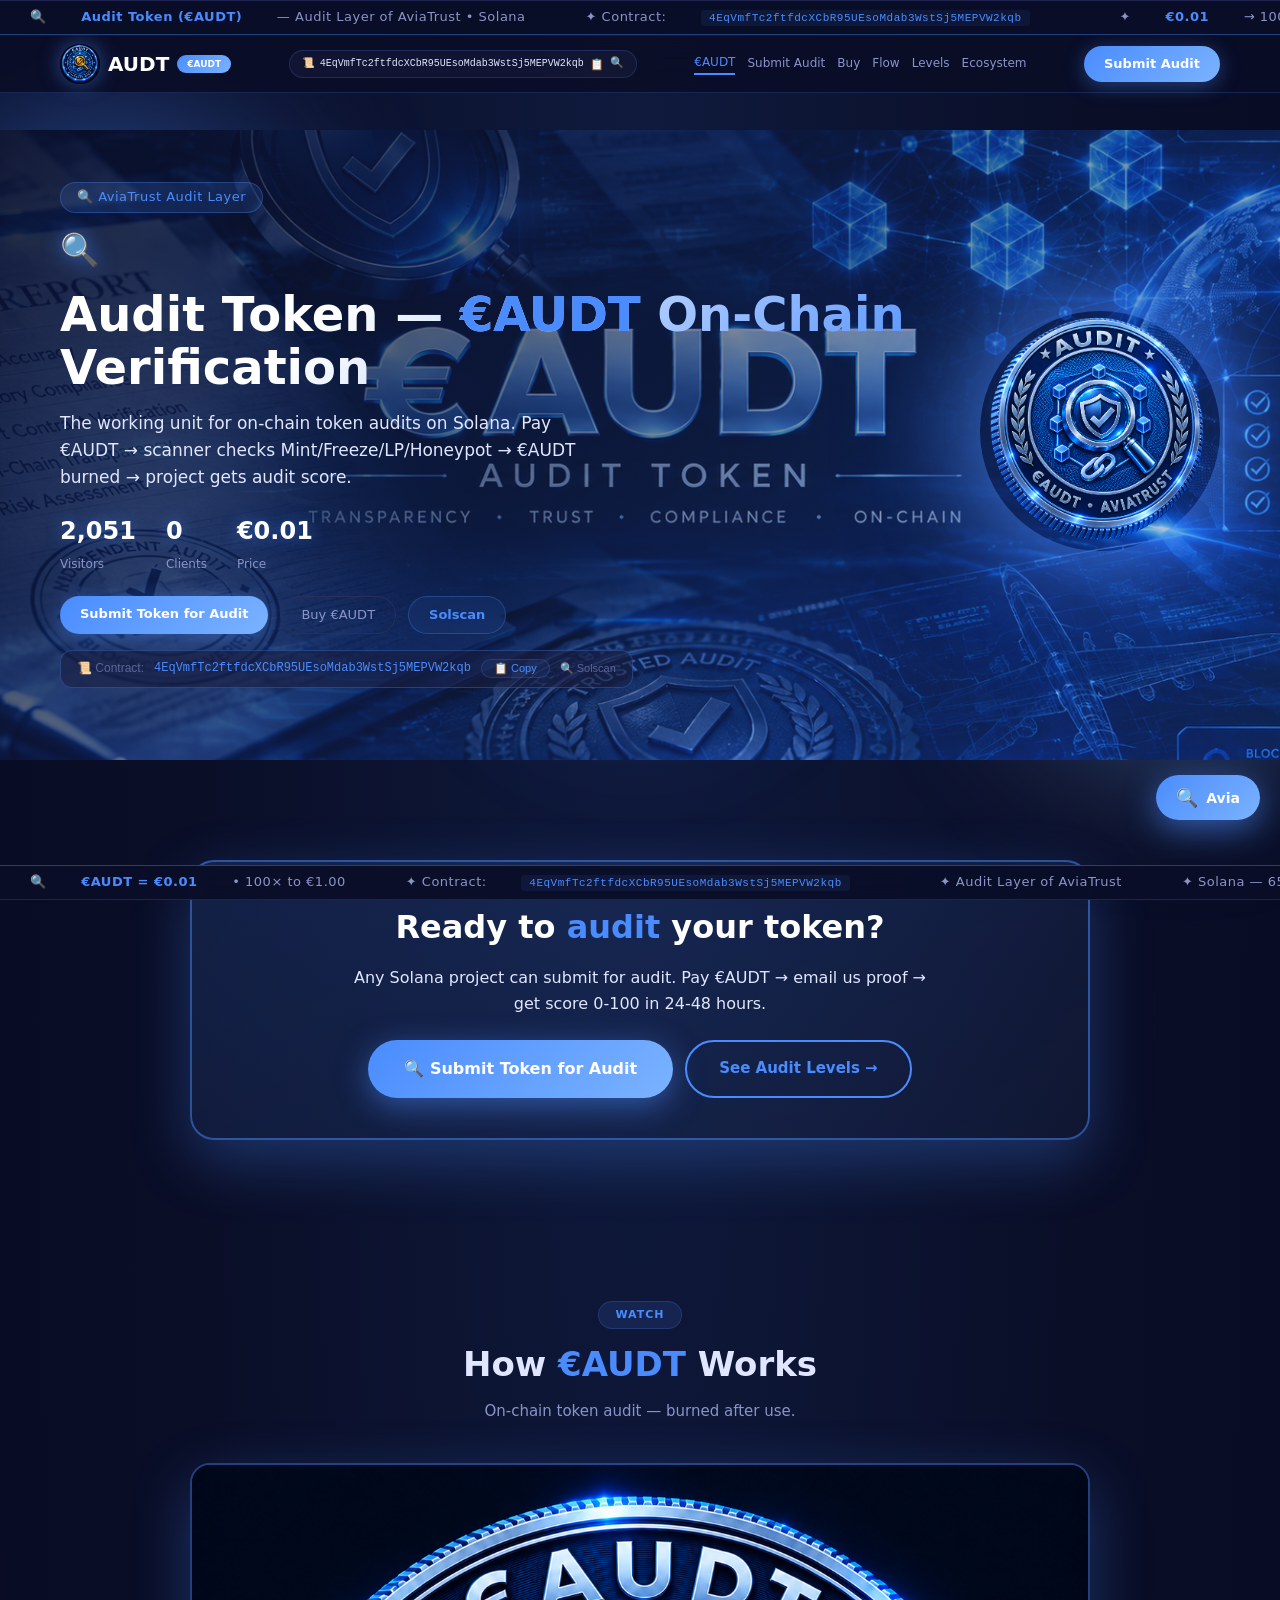
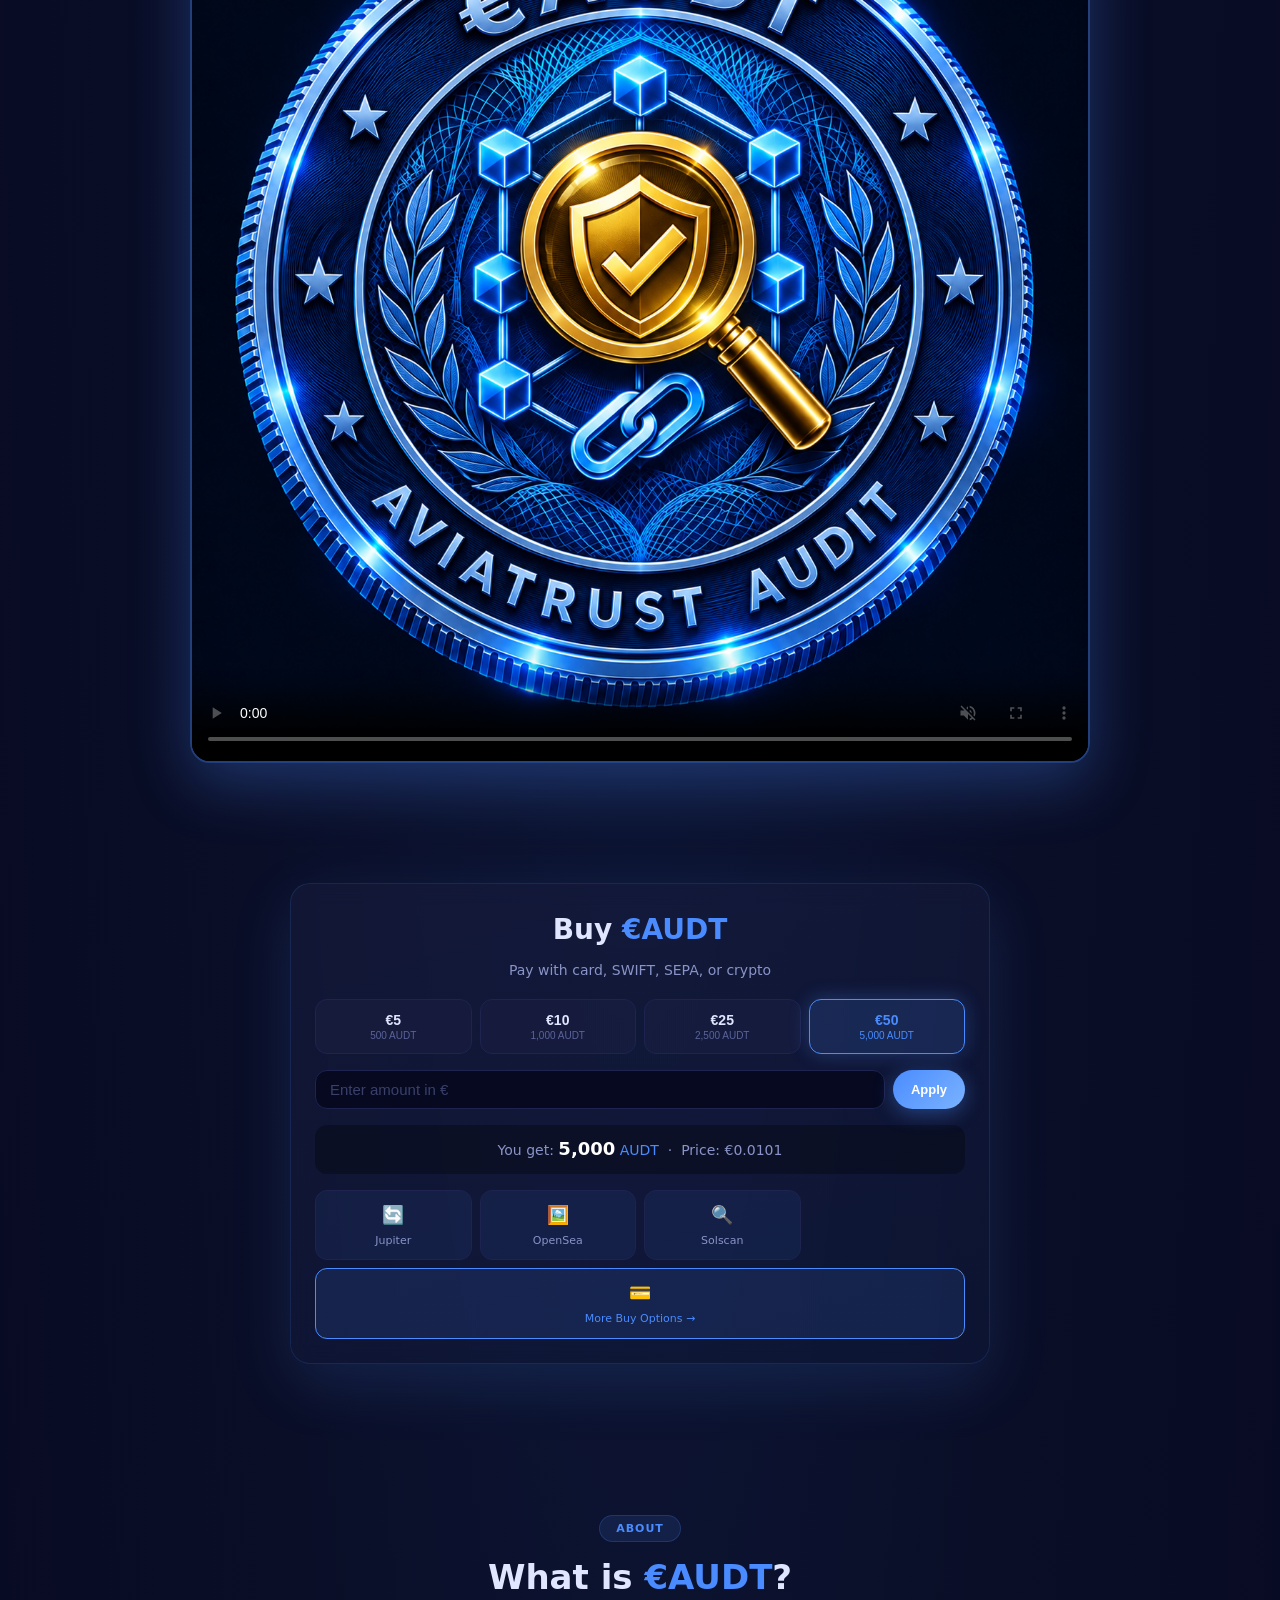
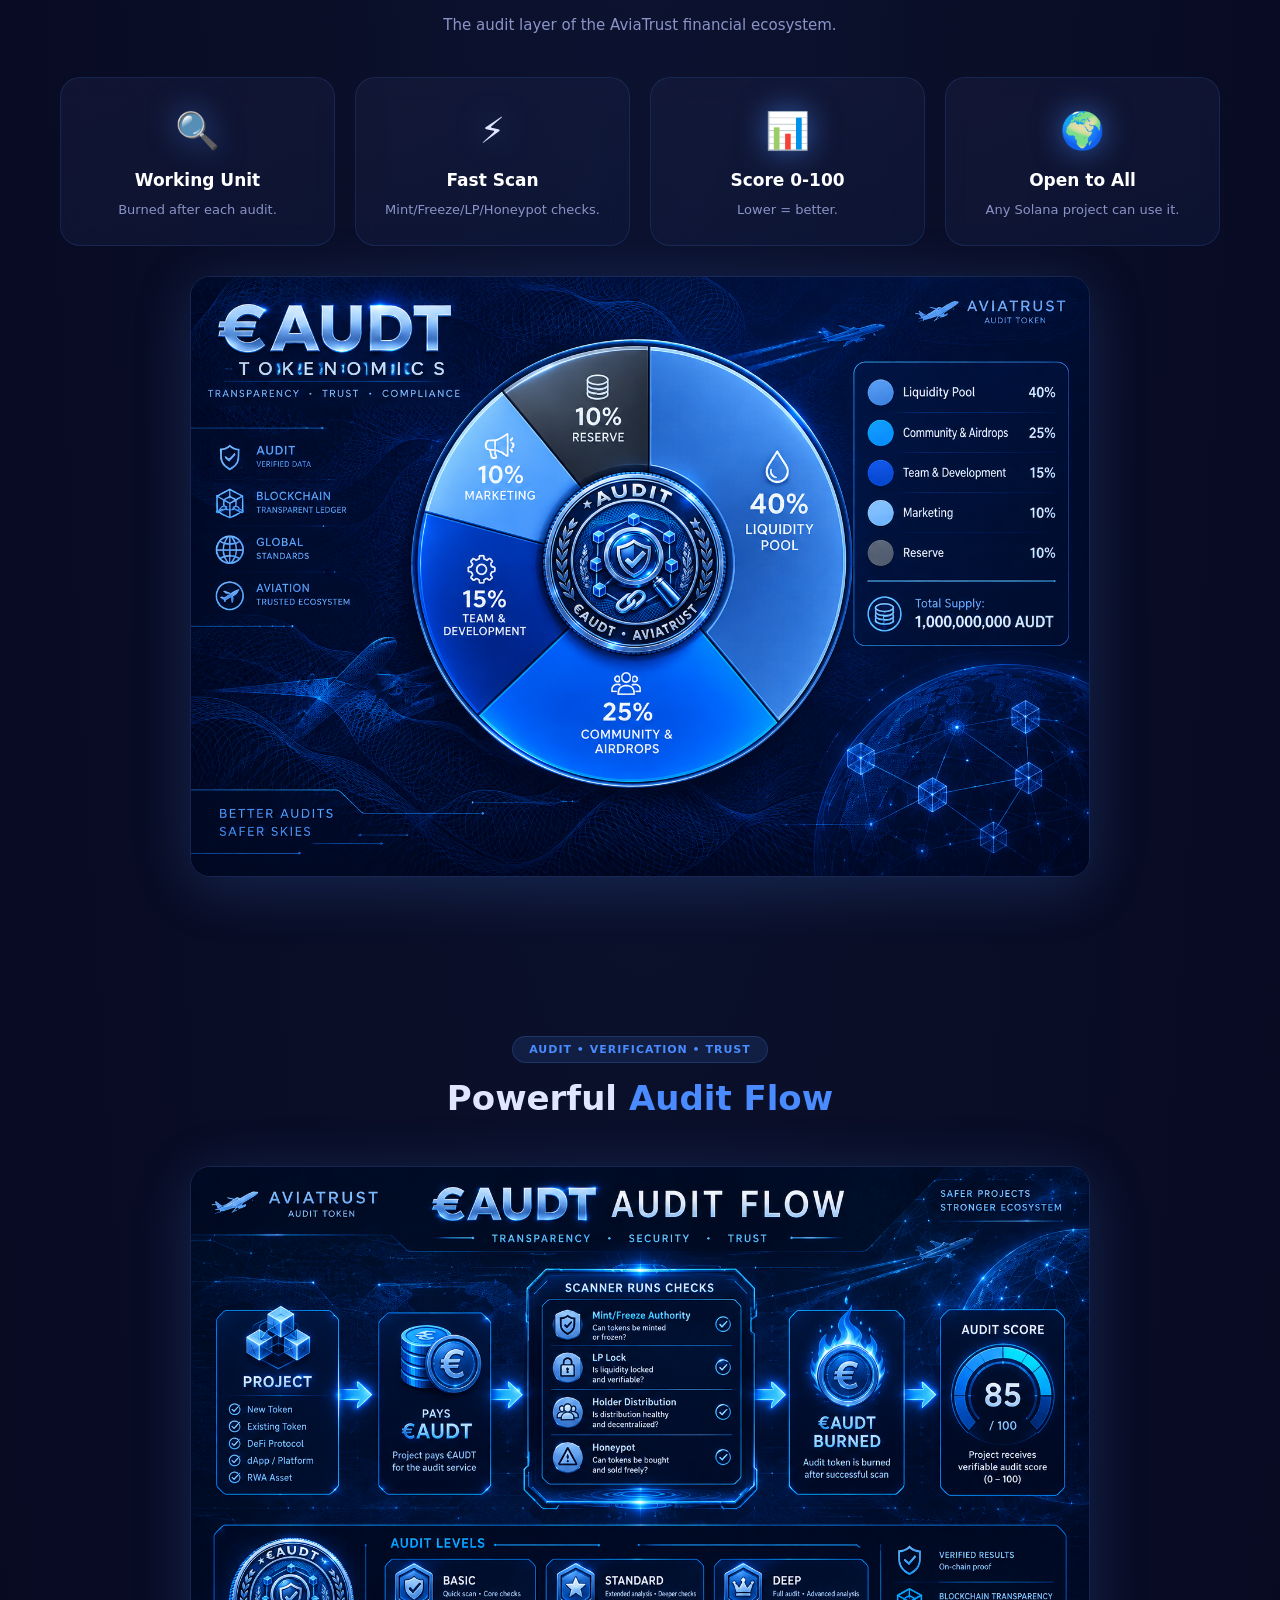
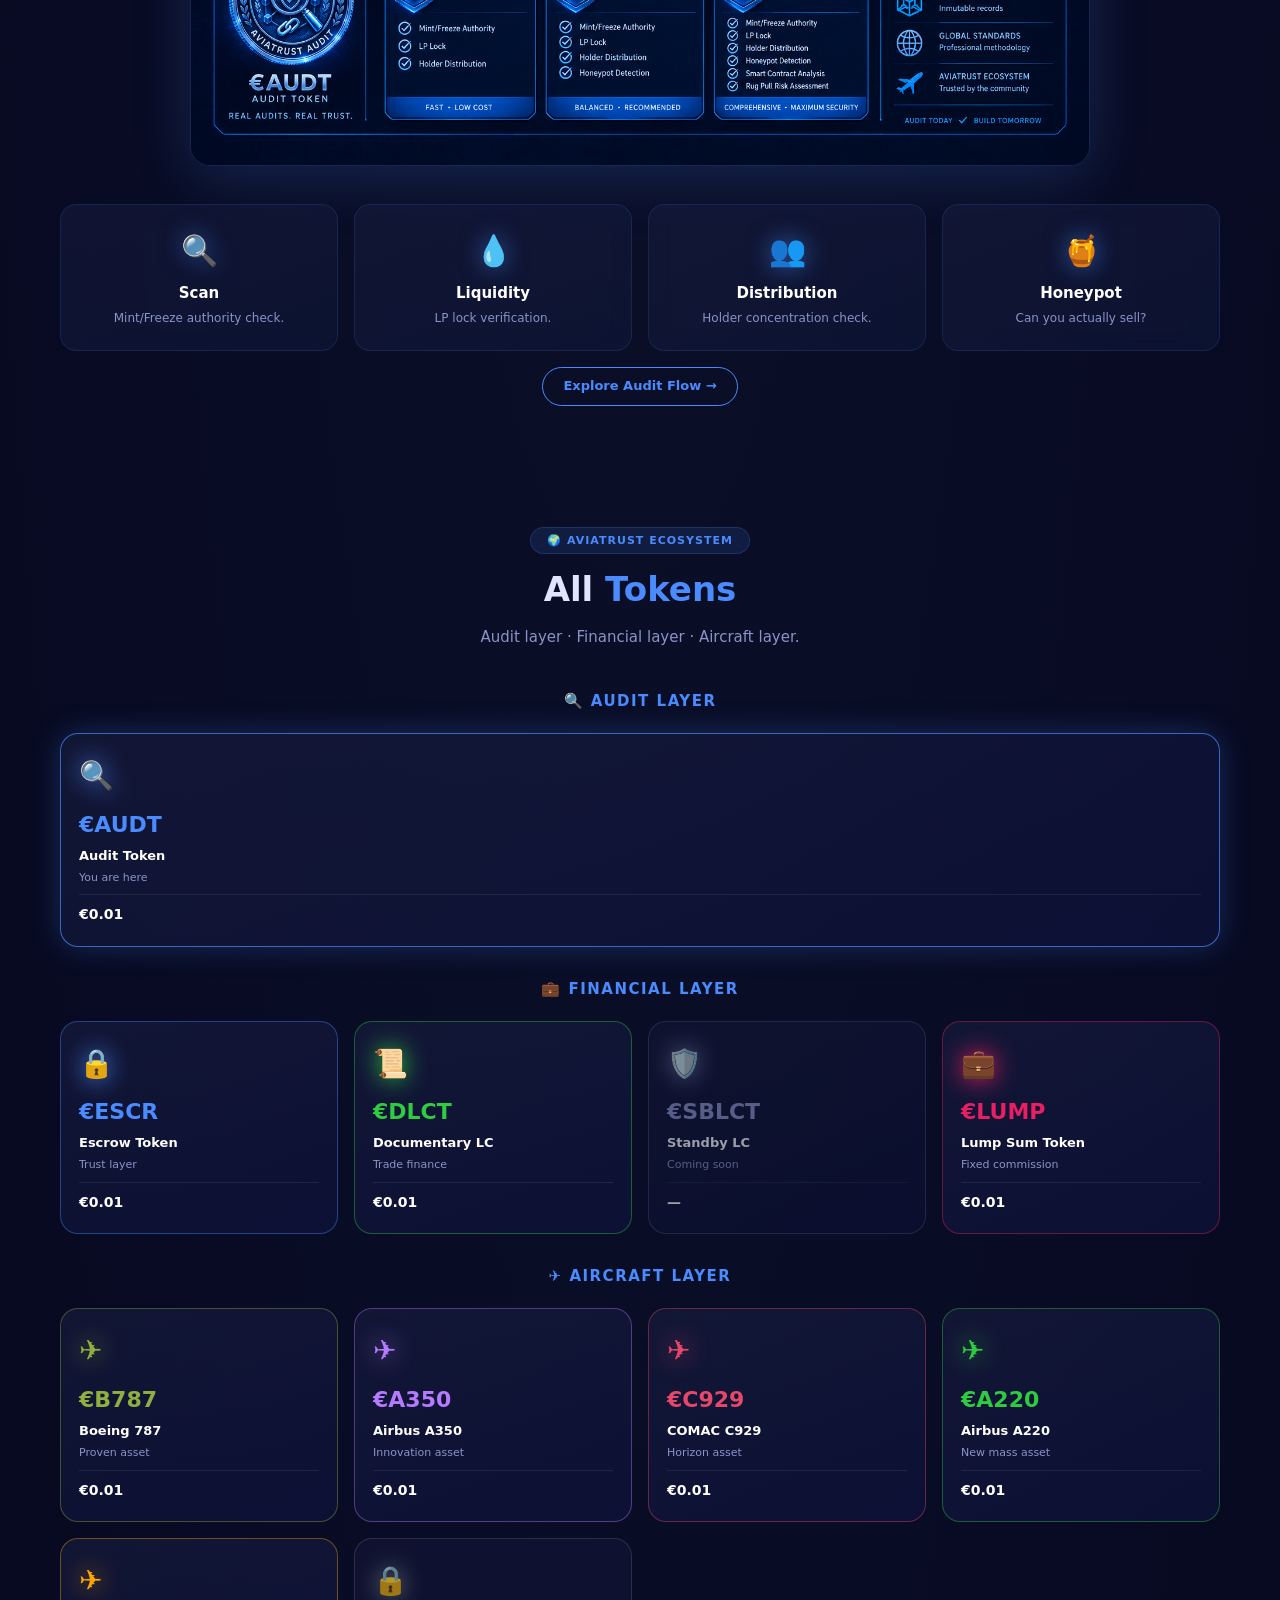
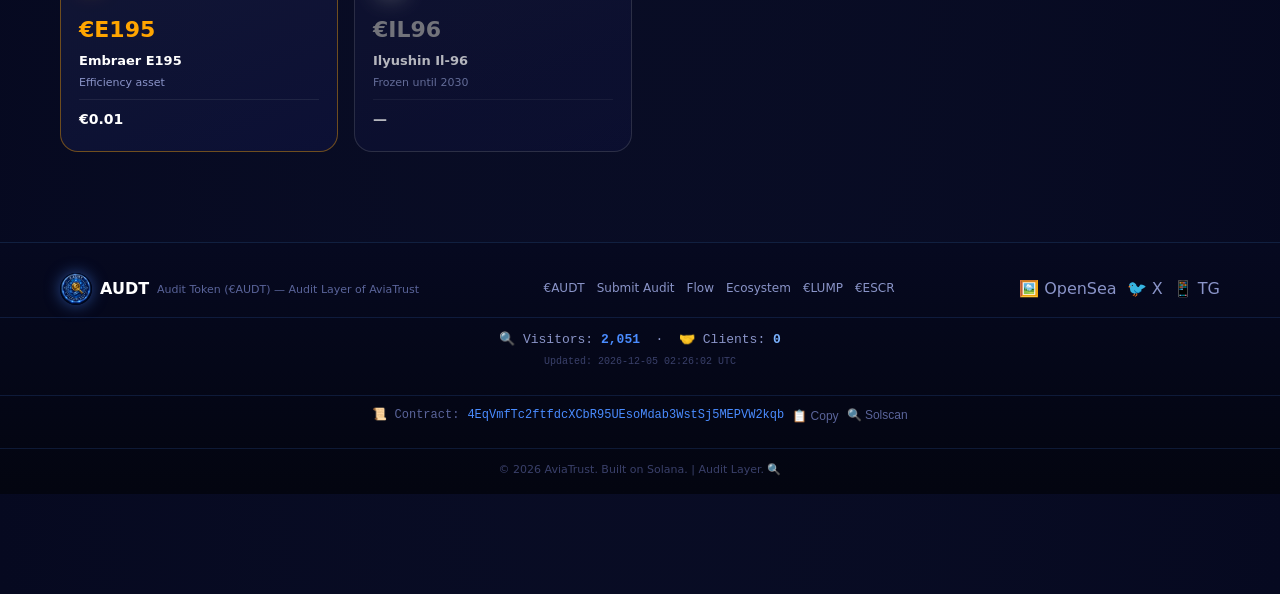
<file: index.html>
<!DOCTYPE html>
<html lang="en">
<head>
<meta charset="UTF-8" />
<meta name="viewport" content="width=device-width, initial-scale=1.0"/>
<title>Audit Token (€AUDT) — Audit Layer of AviaTrust</title>
<meta name="description" content="Audit Token on Solana. On-chain token audits for any Solana project. €0.01 → target ×100." />
<link rel="icon" href="audt_logo.png" />
<link rel="stylesheet" href="ai-agent.css" />
<style>
* { margin: 0; padding: 0; box-sizing: border-box; }
body { font-family: 'Segoe UI', system-ui, sans-serif; background: radial-gradient(ellipse at top, #0F1A3D 0%, #0A0E27 50%, #060920 100%); color: #E0E6FF; line-height: 1.6; overflow-x: hidden; padding-top: 130px; padding-bottom: 60px; }
.container { max-width: 1200px; margin: 0 auto; padding: 0 20px; }
.orb { position: fixed; border-radius: 50%; pointer-events: none; filter: blur(80px); opacity: 0.4; z-index: 0; }
.orb-1 { width: 400px; height: 400px; background: #4A8CFF; top: 10%; left: -100px; }
.orb-2 { width: 350px; height: 350px; background: #7BB3FF; bottom: 15%; right: -80px; }
.orb-3 { width: 250px; height: 250px; background: #4A8CFF; top: 50%; left: 40%; opacity: 0.2; }
.ticker { position: fixed; left: 0; width: 100%; z-index: 1000; background: rgba(10, 14, 39, 0.95); border-top: 1px solid #1E2350; border-bottom: 1px solid #1E2350; overflow: hidden; padding: 6px 0; backdrop-filter: blur(8px); }
.ticker-top { top: 0; border-bottom: 1px solid rgba(74,140,255,0.4); }
.ticker-bottom { bottom: 0; border-top: 1px solid rgba(74,140,255,0.4); }
.ticker-track { display: flex; white-space: nowrap; animation: tickerScroll 45s linear infinite; width: max-content; }
.ticker-track span { margin: 0 30px; font-size: 13px; color: #8A94C8; letter-spacing: 0.5px; flex-shrink: 0; }
.ticker-track .highlight-ticker { color: #4A8CFF; font-weight: 600; }
.ticker-track .contract-ticker { font-family: 'Courier New', monospace; color: #4A8CFF; background: rgba(74,140,255,0.08); padding: 2px 8px; border-radius: 4px; font-size: 11px; }
@keyframes tickerScroll { 0% { transform: translateX(0); } 100% { transform: translateX(-50%); } }
.ticker-bottom .ticker-track { animation-duration: 38s; }
header { position: fixed; top: 36px; left: 0; width: 100%; background: rgba(10, 14, 39, 0.92); backdrop-filter: blur(12px); z-index: 900; border-bottom: 1px solid rgba(74,140,255,0.2); padding: 8px 0; }
.header-inner { display: flex; align-items: center; justify-content: space-between; flex-wrap: wrap; gap: 8px; }
.logo { display: flex; align-items: center; gap: 8px; }
.logo img { height: 40px; width: auto; border-radius: 50%; box-shadow: 0 0 20px rgba(74,140,255,0.5); }
.logo-text { font-size: 20px; font-weight: 700; color: #fff; }
.logo-badge { font-size: 9px; background: linear-gradient(135deg, #4A8CFF, #7BB3FF); color: #fff; padding: 2px 10px; border-radius: 20px; font-weight: 700; text-transform: uppercase; }
.header-contract { font-size: 10px; color: #5A649A; background: rgba(26,30,65,0.5); padding: 4px 12px; border-radius: 20px; border: 1px solid rgba(74,140,255,0.2); display: inline-flex; align-items: center; gap: 6px; font-family: 'Courier New', monospace; }
.header-contract .addr { color: #E0E6FF; }
.header-contract .copy-btn { background: transparent; border: none; color: #5A649A; cursor: pointer; font-size: 11px; }
.header-contract .copy-btn:hover { color: #4A8CFF; }
.header-contract .solscan-link { color: #5A649A; text-decoration: none; font-size: 11px; }
.header-contract .solscan-link:hover { color: #4A8CFF; }
nav { display: flex; gap: 12px; align-items: center; flex-wrap: wrap; }
nav a { color: #8A94C8; text-decoration: none; font-size: 12px; font-weight: 500; transition: 0.3s; }
nav a:hover { color: #4A8CFF; }
nav a.active { color: #4A8CFF; border-bottom: 2px solid #4A8CFF; }
.btn-primary { background: linear-gradient(135deg, #4A8CFF 0%, #7BB3FF 100%); color: #fff; padding: 8px 20px; border-radius: 30px; font-weight: 700; text-decoration: none; transition: 0.3s; border: none; cursor: pointer; display: inline-block; font-size: 13px; box-shadow: 0 4px 20px rgba(74,140,255,0.4); }
.btn-primary:hover { transform: translateY(-2px); box-shadow: 0 8px 30px rgba(74,140,255,0.7); }
.btn-secondary { background: transparent; color: #4A8CFF; padding: 8px 20px; border-radius: 30px; font-weight: 600; text-decoration: none; border: 1px solid #4A8CFF; transition: 0.3s; display: inline-block; font-size: 13px; }
.btn-secondary:hover { background: #4A8CFF; color: #fff; box-shadow: 0 0 20px rgba(74,140,255,0.5); }
.btn-outline { background: transparent; color: #8A94C8; padding: 8px 20px; border-radius: 30px; font-weight: 500; text-decoration: none; border: 1px solid #2A2F5A; transition: 0.3s; display: inline-block; font-size: 13px; }
.btn-outline:hover { border-color: #4A8CFF; color: #fff; }
.btn-glass { background: rgba(74,140,255, 0.08); backdrop-filter: blur(10px); color: #4A8CFF; padding: 8px 20px; border-radius: 30px; font-weight: 600; text-decoration: none; border: 1px solid rgba(74,140,255,0.3); transition: 0.3s; display: inline-block; font-size: 13px; }
.btn-glass:hover { background: rgba(74,140,255,0.2); box-shadow: 0 0 25px rgba(74,140,255,0.4); }
.hero { padding: 20px 0 40px; position: relative; z-index: 1; min-height: 70vh; display: flex; align-items: center; background-image: url('audt_hero_bg.png'); background-size: cover; background-position: center; background-attachment: fixed; }
.hero::before { content: ''; position: absolute; top: 0; left: 0; right: 0; bottom: 0; background: linear-gradient(135deg, rgba(10,14,39,0.92) 0%, rgba(74,140,255,0.2) 100%); z-index: -1; }
.hero-inner { display: flex; align-items: center; gap: 40px; position: relative; z-index: 1; }
.hero-content { flex: 1; }
.hero-tag { display: inline-block; background: rgba(74,140,255,0.15); color: #4A8CFF; padding: 4px 16px; border-radius: 20px; font-size: 13px; font-weight: 500; letter-spacing: 0.5px; margin-bottom: 12px; border: 1px solid rgba(74,140,255,0.3); }
.hero h1 { font-size: 48px; font-weight: 800; line-height: 1.1; margin-bottom: 16px; background: linear-gradient(135deg, #fff 30%, #4A8CFF 100%); -webkit-background-clip: text; -webkit-text-fill-color: transparent; background-clip: text; }
.hero h1 .highlight { color: #4A8CFF; -webkit-text-fill-color: #4A8CFF; }
.hero .plane-icon { display: block; font-size: 32px; color: #4A8CFF; margin-bottom: 12px; text-shadow: 0 0 20px rgba(74,140,255,0.8); }
.hero p { font-size: 17px; color: #E0E6FF; max-width: 520px; margin-bottom: 20px; }
.hero-stats { display: flex; gap: 30px; margin-bottom: 20px; flex-wrap: wrap; }
.stat-number { display: block; font-size: 24px; font-weight: 700; color: #fff; text-shadow: 0 0 15px rgba(74,140,255,0.5); }
.stat-label { font-size: 12px; color: #8A94C8; }
.hero-actions { display: flex; gap: 12px; flex-wrap: wrap; }
.contract-hero { margin-top: 16px; padding: 8px 16px; background: rgba(26,30,65,0.6); border-radius: 12px; border: 1px solid rgba(74,140,255,0.3); display: inline-flex; align-items: center; gap: 10px; flex-wrap: wrap; font-size: 12px; font-family: 'Courier New', monospace; }
.contract-hero .label { color: #5A649A; font-family: 'Segoe UI', sans-serif; }
.contract-hero .addr { color: #4A8CFF; }
.contract-hero .copy-btn { background: rgba(74,140,255,0.08); border: 1px solid rgba(74,140,255,0.2); color: #4A8CFF; padding: 2px 12px; border-radius: 16px; cursor: pointer; font-size: 11px; transition: 0.2s; font-family: 'Segoe UI', sans-serif; }
.contract-hero .copy-btn:hover { background: rgba(74,140,255,0.2); }
.contract-hero .solscan-link { color: #5A649A; text-decoration: none; font-size: 11px; font-family: 'Segoe UI', sans-serif; }
.contract-hero .solscan-link:hover { color: #fff; }
.hero-visual { flex: 0 0 240px; text-align: center; }
.hero-coin { width: 240px; height: 240px; border-radius: 50%; object-fit: cover; box-shadow: 0 0 100px rgba(74,140,255,0.7), 0 0 150px rgba(74,140,255,0.4); animation: floatCoin 4s ease-in-out infinite; }
@keyframes floatCoin { 0%, 100% { transform: translateY(0) rotate(0deg); } 50% { transform: translateY(-15px) rotate(5deg); } }
.video-section { padding: 60px 0; position: relative; z-index: 1; }
.video-wrapper { max-width: 900px; margin: 0 auto; border-radius: 20px; overflow: hidden; border: 2px solid rgba(74,140,255,0.4); box-shadow: 0 20px 60px rgba(74,140,255,0.3); transition: 0.3s; }
.video-wrapper:hover { box-shadow: 0 20px 80px rgba(74,140,255,0.6); transform: translateY(-4px); border-color: #4A8CFF; }
.video-wrapper video { width: 100%; display: block; }
.quick-buy { max-width: 700px; margin: 0 auto 30px; background: linear-gradient(160deg, rgba(26,30,65,0.6) 0%, rgba(15,26,61,0.6) 100%); border: 1px solid rgba(74,140,255,0.3); border-radius: 24px; padding: 28px 32px; backdrop-filter: blur(12px); text-align: center; box-shadow: 0 20px 60px rgba(74,140,255,0.15); }
.quick-buy h2 { font-size: 28px; margin-bottom: 6px; }
.quick-buy h2 .highlight { color: #4A8CFF; }
.quick-buy .sub { color: #8A94C8; margin-bottom: 18px; font-size: 14px; }
.buy-amount-grid { display: grid; grid-template-columns: repeat(4, 1fr); gap: 8px; margin-bottom: 16px; }
.buy-amount-btn { background: rgba(26,30,65,0.6); border: 1px solid #1E2350; border-radius: 12px; padding: 12px 6px; color: #E0E6FF; font-size: 14px; font-weight: 600; cursor: pointer; transition: 0.3s; }
.buy-amount-btn:hover, .buy-amount-btn.active { border-color: #4A8CFF; background: rgba(74,140,255,0.15); color: #4A8CFF; box-shadow: 0 0 20px rgba(74,140,255,0.3); }
.buy-amount-btn small { display: block; font-size: 10px; font-weight: 400; color: #5A649A; margin-top: 2px; }
.buy-amount-btn.active small { color: #4A8CFF; }
.buy-custom-row { display: flex; gap: 8px; margin-bottom: 16px; }
.buy-custom-row input { flex: 1; padding: 10px 14px; border-radius: 12px; border: 1px solid #1E2350; background: #060920; color: #fff; font-size: 15px; outline: none; min-width: 0; }
.buy-custom-row input:focus { border-color: #4A8CFF; }
.buy-custom-row input::placeholder { color: #3A406A; }
.buy-total { background: rgba(0,0,0,0.3); border-radius: 12px; padding: 10px; margin-bottom: 16px; font-size: 14px; color: #8A94C8; }
.buy-total strong { color: #fff; font-size: 18px; }
.buy-links-grid { display: grid; grid-template-columns: repeat(4, 1fr); gap: 8px; margin-top: 12px; }
.buy-links-grid a { background: rgba(74,140,255,0.08); border: 1px solid #1E2350; border-radius: 12px; padding: 10px 6px; color: #8A94C8; text-decoration: none; font-size: 11px; transition: 0.3s; text-align: center; }
.buy-links-grid a:hover { border-color: #4A8CFF; color: #4A8CFF; background: rgba(74,140,255,0.05); }
.buy-links-grid a .icon { display: block; font-size: 18px; margin-bottom: 2px; }
section { padding: 60px 0; position: relative; z-index: 1; }
.section-header { text-align: center; margin-bottom: 40px; }
.section-tag { display: inline-block; background: rgba(74,140,255,0.12); color: #4A8CFF; padding: 4px 16px; border-radius: 20px; font-size: 11px; font-weight: 600; text-transform: uppercase; letter-spacing: 1px; border: 1px solid rgba(74,140,255,0.2); }
.section-header h2 { font-size: 34px; font-weight: 700; margin: 8px 0; }
.section-header h2 .highlight { color: #4A8CFF; }
.section-header p { color: #8A94C8; max-width: 600px; margin: 0 auto; font-size: 15px; }
.glass-card { background: linear-gradient(160deg, rgba(26, 30, 65, 0.5) 0%, rgba(15, 26, 61, 0.5) 100%); backdrop-filter: blur(12px); border: 1px solid rgba(74,140,255,0.15); border-radius: 20px; padding: 24px 24px; transition: 0.4s; }
.glass-card:hover { border-color: rgba(74,140,255,0.4); transform: translateY(-4px); box-shadow: 0 20px 40px rgba(74,140,255,0.15); }
.about-grid { display: grid; grid-template-columns: repeat(auto-fit, minmax(200px, 1fr)); gap: 20px; }
.about-card { text-align: center; padding: 24px; }
.about-icon { font-size: 36px; margin-bottom: 8px; filter: drop-shadow(0 0 15px rgba(74,140,255,0.6)); }
.about-card h3 { font-size: 17px; margin-bottom: 6px; color: #fff; }
.about-card p { font-size: 13px; color: #8A94C8; }
.rwa-grid { display: grid; grid-template-columns: repeat(auto-fit, minmax(220px, 1fr)); gap: 16px; }
.rwa-card { background: linear-gradient(160deg, rgba(26,30,65,0.5), rgba(15,26,61,0.5)); border: 1px solid rgba(74,140,255,0.15); border-radius: 16px; padding: 22px 18px; text-align: center; transition: 0.3s; }
.rwa-card:hover { border-color: #4A8CFF; transform: translateY(-4px); box-shadow: 0 15px 30px rgba(74,140,255,0.2); }
.rwa-card .rwa-icon { font-size: 30px; margin-bottom: 6px; filter: drop-shadow(0 0 12px rgba(74,140,255,0.6)); }
.rwa-card h4 { color: #fff; font-size: 15px; }
.rwa-card p { color: #8A94C8; font-size: 12px; margin-top: 4px; }
.image-block { max-width: 900px; margin: 30px auto; text-align: center; }
.image-block img { max-width: 100%; border-radius: 20px; border: 1px solid rgba(74,140,255,0.2); box-shadow: 0 10px 60px rgba(74,140,255,0.2); }
/* CTA AUDIT */
.cta-audit { max-width: 900px; margin: 40px auto; background: linear-gradient(160deg, rgba(74,140,255,0.15), rgba(123,179,255,0.05)); border: 2px solid rgba(74,140,255,0.5); border-radius: 24px; padding: 40px 32px; text-align: center; box-shadow: 0 20px 60px rgba(74,140,255,0.3); }
.cta-audit h2 { font-size: 32px; color: #fff; margin-bottom: 12px; }
.cta-audit h2 .highlight { color: #4A8CFF; }
.cta-audit p { color: #E0E6FF; font-size: 16px; margin-bottom: 24px; max-width: 600px; margin-left: auto; margin-right: auto; }
.cta-audit .cta-buttons { display: flex; gap: 12px; justify-content: center; flex-wrap: wrap; }
.cta-audit .btn-cta { background: linear-gradient(135deg, #4A8CFF 0%, #7BB3FF 100%); color: #fff; padding: 16px 36px; border-radius: 30px; font-weight: 700; font-size: 16px; text-decoration: none; box-shadow: 0 8px 30px rgba(74,140,255,0.5); transition: 0.3s; }
.cta-audit .btn-cta:hover { transform: translateY(-3px); box-shadow: 0 12px 40px rgba(74,140,255,0.8); }
.cta-audit .btn-cta-outline { background: transparent; color: #4A8CFF; border: 2px solid #4A8CFF; padding: 14px 32px; border-radius: 30px; font-weight: 600; font-size: 15px; text-decoration: none; transition: 0.3s; }
.cta-audit .btn-cta-outline:hover { background: rgba(74,140,255,0.1); }
/* ECOSYSTEM TOKENS */
.token-block-title { text-align: center; font-size: 15px; font-weight: 700; color: #4A8CFF; text-transform: uppercase; letter-spacing: 1.5px; margin: 30px 0 20px; }
.token-grid { display: grid; grid-template-columns: repeat(auto-fit, minmax(220px, 1fr)); gap: 16px; margin-bottom: 30px; }
.token-tile { display: block; padding: 20px 18px; border-radius: 18px; text-decoration: none; color: #E0E6FF; background: linear-gradient(160deg, rgba(26, 30, 65, 0.6) 0%, rgba(15, 20, 64, 0.6) 100%); border: 1px solid rgba(255, 255, 255, 0.08); transition: 0.3s; }
.token-tile:hover { transform: translateY(-4px); box-shadow: 0 20px 40px rgba(0, 0, 0, 0.4); }
.token-tile-icon { font-size: 28px; margin-bottom: 8px; filter: drop-shadow(0 0 12px currentColor); }
.token-tile-symbol { font-size: 22px; font-weight: 800; margin-bottom: 4px; }
.token-tile-name { font-size: 13px; color: #fff; font-weight: 600; margin-bottom: 2px; }
.token-tile-desc { font-size: 11px; color: #8A94C8; margin-bottom: 8px; }
.token-tile-price { font-size: 14px; font-weight: 700; color: #fff; padding-top: 8px; border-top: 1px solid rgba(255, 255, 255, 0.08); }
.token-audt { border-color: rgba(74,140,255,0.7); color: #4A8CFF; box-shadow: 0 0 30px rgba(74,140,255,0.25); }
.token-escr { border-color: rgba(74,140,255,0.4); color: #4A8CFF; }
.token-dlct { border-color: rgba(46,204,64,0.4); color: #2ECC40; }
.token-lump { border-color: rgba(233,30,99,0.4); color: #E91E63; }
.token-soon { border-color: rgba(138,148,200,0.3); color: #8A94C8; opacity: 0.6; }
.token-b787 { border-color: rgba(143,175,63,0.4); color: #8FAF3F; }
.token-a350 { border-color: rgba(181,123,255,0.4); color: #B57BFF; }
.token-c929 { border-color: rgba(229,72,106,0.4); color: #E5486A; }
.token-a220 { border-color: rgba(46,204,64,0.4); color: #2ECC40; }
.token-e195 { border-color: rgba(255,165,0,0.4); color: #FFA500; }
.token-il96 { border-color: rgba(160,160,160,0.3); color: #A0A0A0; opacity: 0.7; }
footer { background: linear-gradient(180deg, #060920 0%, #030510 100%); padding: 30px 0 16px; position: relative; z-index: 1; border-top: 1px solid rgba(74,140,255,0.2); margin-bottom: 40px; }
.footer-inner { display: flex; justify-content: space-between; align-items: center; flex-wrap: wrap; gap: 12px; }
.footer-brand { display: flex; align-items: center; gap: 8px; }
.footer-brand img { height: 32px; width: auto; border-radius: 50%; box-shadow: 0 0 15px rgba(74,140,255,0.5); }
.footer-brand .logo-text { font-size: 16px; }
.footer-brand p { font-size: 11px; color: #5A649A; margin-top: 2px; }
.footer-links { display: flex; gap: 12px; flex-wrap: wrap; }
.footer-links a { color: #8A94C8; text-decoration: none; font-size: 12px; }
.footer-links a:hover { color: #4A8CFF; }
.footer-social { display: flex; gap: 10px; }
.footer-social a { color: #8A94C8; text-decoration: none; font-size: 16px; }
.footer-social a:hover { color: #4A8CFF; }
.footer-counter { text-align: center; padding: 12px 0; border-top: 1px solid rgba(74,140,255,0.15); margin-top: 12px; font-size: 13px; color: #8A94C8; font-family: 'Courier New', monospace; }
.footer-counter .counter-visitors { color: #4A8CFF; font-weight: 600; }
.footer-counter .counter-clients { color: #7BB3FF; font-weight: 600; }
.footer-counter .time { font-size: 10px; color: #3A406A; }
.footer-contract { text-align: center; padding: 10px 0; border-top: 1px solid rgba(74,140,255,0.15); margin-top: 12px; font-size: 12px; color: #5A649A; display: flex; align-items: center; justify-content: center; gap: 8px; flex-wrap: wrap; font-family: 'Courier New', monospace; }
.footer-contract .addr { color: #4A8CFF; }
.footer-contract .copy-btn { background: transparent; border: none; color: #5A649A; cursor: pointer; font-size: 12px; font-family: 'Segoe UI', sans-serif; }
.footer-contract .copy-btn:hover { color: #4A8CFF; }
.footer-contract .solscan-link { color: #5A649A; text-decoration: none; font-size: 12px; font-family: 'Segoe UI', sans-serif; }
.footer-contract .solscan-link:hover { color: #fff; }
.footer-bottom { text-align: center; padding-top: 12px; border-top: 1px solid rgba(74,140,255,0.15); margin-top: 12px; font-size: 11px; color: #3A406A; }
@media (max-width: 768px) {
  body { padding-top: 180px; }
  header { top: 34px; padding: 6px 0; }
  .header-inner { flex-direction: column; align-items: stretch; }
  .header-contract { font-size: 9px; padding: 2px 8px; justify-content: center; }
  nav { justify-content: center; gap: 6px; }
  nav a { font-size: 10px; }
  .hero { padding: 10px 0 30px; background-attachment: scroll; }
  .hero-inner { flex-direction: column; text-align: center; }
  .hero h1 { font-size: 32px; }
  .hero-stats { justify-content: center; gap: 14px; }
  .hero-actions { justify-content: center; }
  .contract-hero { justify-content: center; font-size: 10px; }
  .hero-visual { flex: 0 0 160px; }
  .hero-coin { width: 160px; height: 160px; }
  .quick-buy { padding: 16px; }
  .buy-amount-grid { grid-template-columns: repeat(2, 1fr); }
  .buy-links-grid { grid-template-columns: 1fr 1fr; }
  .buy-custom-row { flex-direction: column; }
  section { padding: 30px 0; }
  .footer-inner { flex-direction: column; text-align: center; }
  .footer-contract { font-size: 10px; flex-direction: column; gap: 4px; }
  .cta-audit { padding: 24px 16px; }
  .cta-audit h2 { font-size: 24px; }
}
@media (max-width: 480px) {
  .hero h1 { font-size: 26px; }
  .hero-stats { gap: 8px; }
  .stat-number { font-size: 16px; }
  .buy-amount-grid { grid-template-columns: 1fr 1fr; }
  .buy-links-grid { grid-template-columns: 1fr; }
  .header-contract { display: none; }
  .orb { display: none; }
}
</style>
</head>
<body>

<div class="orb orb-1"></div>
<div class="orb orb-2"></div>
<div class="orb orb-3"></div>

<div class="ticker ticker-top">
  <div class="ticker-track">
    <span>🔍 <span class="highlight-ticker">Audit Token (€AUDT)</span> — Audit Layer of AviaTrust • Solana</span>
    <span>✦ Contract: <span class="contract-ticker">4EqVmfTc2ftfdcXCbR95UEsoMdab3WstSj5MEPVW2kqb</span></span>
    <span>✦ <span class="highlight-ticker">€0.01</span> → 100× to €1.00</span>
    <span>✦ Token-2022 • 1% Transfer Fee</span>
    <span>✦ Mint/Freeze/LP/Honeypot checks</span>
    <span>✦ Submit audit: audit.html</span>
    <span>🔍 <span class="highlight-ticker">Audit Token (€AUDT)</span> — Audit Layer of AviaTrust • Solana</span>
    <span>✦ Contract: <span class="contract-ticker">4EqVmfTc2ftfdcXCbR95UEsoMdab3WstSj5MEPVW2kqb</span></span>
    <span>✦ <span class="highlight-ticker">€0.01</span> → 100× to €1.00</span>
    <span>✦ Token-2022 • 1% Transfer Fee</span>
    <span>✦ Mint/Freeze/LP/Honeypot checks</span>
    <span>✦ Submit audit: audit.html</span>
  </div>
</div>

<header>
  <div class="container header-inner">
    <div class="logo">
      <img src="audt_logo.png" alt="€AUDT Logo" />
      <span class="logo-text">AUDT</span>
      <span class="logo-badge">€AUDT</span>
    </div>
    <div class="header-contract">
      📜 <span class="addr">4EqVmfTc2ftfdcXCbR95UEsoMdab3WstSj5MEPVW2kqb</span>
      <button onclick="navigator.clipboard.writeText('4EqVmfTc2ftfdcXCbR95UEsoMdab3WstSj5MEPVW2kqb')" class="copy-btn">📋</button>
      <a href="https://solscan.io/token/4EqVmfTc2ftfdcXCbR95UEsoMdab3WstSj5MEPVW2kqb" target="_blank" class="solscan-link">🔍</a>
    </div>
    <nav>
      <a href="index.html" class="active">€AUDT</a>
      <a href="audit.html">Submit Audit</a>
      <a href="buy.html">Buy</a>
      <a href="fintech1.html">Flow</a>
      <a href="fintech2.html">Levels</a>
      <a href="ecosystem.html">Ecosystem</a>
    </nav>
    <a href="audit.html" class="btn-primary">Submit Audit</a>
  </div>
</header>

<section class="hero">
  <div class="container hero-inner">
    <div class="hero-content">
      <div class="hero-tag">🔍 AviaTrust Audit Layer</div>
      <span class="plane-icon">🔍</span>
      <h1>Audit Token — <span class="highlight">€AUDT</span> On-Chain Verification</h1>
      <p>The working unit for on-chain token audits on Solana. Pay €AUDT → scanner checks Mint/Freeze/LP/Honeypot → €AUDT burned → project gets audit score.</p>
      <div class="hero-stats">
        <div class="stat"><span class="stat-number counter-visitors">2,030</span><span class="stat-label">Visitors</span></div>
        <div class="stat"><span class="stat-number counter-clients">0</span><span class="stat-label">Clients</span></div>
        <div class="stat"><span class="stat-number">€0.01</span><span class="stat-label">Price</span></div>
      </div>
      <div class="hero-actions">
        <a href="audit.html" class="btn-primary">Submit Token for Audit</a>
        <a href="buy.html" class="btn-outline">Buy €AUDT</a>
        <a href="https://solscan.io/token/4EqVmfTc2ftfdcXCbR95UEsoMdab3WstSj5MEPVW2kqb" target="_blank" class="btn-glass">Solscan</a>
      </div>
      <div class="contract-hero">
        <span class="label">📜 Contract:</span>
        <span class="addr">4EqVmfTc2ftfdcXCbR95UEsoMdab3WstSj5MEPVW2kqb</span>
        <button onclick="navigator.clipboard.writeText('4EqVmfTc2ftfdcXCbR95UEsoMdab3WstSj5MEPVW2kqb')" class="copy-btn">📋 Copy</button>
        <a href="https://solscan.io/token/4EqVmfTc2ftfdcXCbR95UEsoMdab3WstSj5MEPVW2kqb" target="_blank" class="solscan-link">🔍 Solscan</a>
      </div>
    </div>
    <div class="hero-visual">
      <img src="audt_coin.png" alt="€AUDT Coin" class="hero-coin" onerror="this.onerror=null;this.src='audt_logo.png';" />
    </div>
  </div>
</section>

<!-- CTA AUDIT -->
<section>
  <div class="container">
    <div class="cta-audit">
      <h2>Ready to <span class="highlight">audit</span> your token?</h2>
      <p>Any Solana project can submit for audit. Pay €AUDT → email us proof → get score 0-100 in 24-48 hours.</p>
      <div class="cta-buttons">
        <a href="audit.html" class="btn-cta">🔍 Submit Token for Audit</a>
        <a href="fintech2.html" class="btn-cta-outline">See Audit Levels →</a>
      </div>
    </div>
  </div>
</section>

<section class="video-section">
  <div class="container">
    <div class="section-header">
      <span class="section-tag">Watch</span>
      <h2>How <span class="highlight">€AUDT</span> Works</h2>
      <p>On-chain token audit — burned after use.</p>
    </div>
    <div class="video-wrapper">
      <video controls autoplay muted loop playsinline poster="audt_logo.png">
        <source src="audt_promo_video.mp4" type="video/mp4">
      </video>
    </div>
  </div>
</section>

<section id="buy">
  <div class="container">
    <div class="quick-buy glass-card">
      <h2>Buy <span class="highlight">€AUDT</span></h2>
      <p class="sub">Pay with card, SWIFT, SEPA, or crypto</p>
      <div class="buy-amount-grid">
        <button class="buy-amount-btn" data-usd="5">€5 <small>500 AUDT</small></button>
        <button class="buy-amount-btn" data-usd="10">€10 <small>1,000 AUDT</small></button>
        <button class="buy-amount-btn" data-usd="25">€25 <small>2,500 AUDT</small></button>
        <button class="buy-amount-btn active" data-usd="50">€50 <small>5,000 AUDT</small></button>
      </div>
      <div class="buy-custom-row">
        <input type="number" id="customAmount" placeholder="Enter amount in €" min="1" />
        <button class="btn-primary" id="setCustomBtn" style="padding: 10px 18px;">Apply</button>
      </div>
      <div class="buy-total">
        You get: <strong id="totalAUDT">5,000</strong> <span style="color:#4A8CFF;">AUDT</span>
        &nbsp;·&nbsp; Price: <span id="displayPrice">€0.01</span>
      </div>
      <div class="buy-links-grid">
        <a href="https://jup.ag/tokens/4EqVmfTc2ftfdcXCbR95UEsoMdab3WstSj5MEPVW2kqb" target="_blank"><span class="icon">🔄</span> Jupiter</a>
        <a href="https://opensea.io/token/solana/4EqVmfTc2ftfdcXCbR95UEsoMdab3WstSj5MEPVW2kqb" target="_blank"><span class="icon">🖼️</span> OpenSea</a>
        <a href="https://solscan.io/token/4EqVmfTc2ftfdcXCbR95UEsoMdab3WstSj5MEPVW2kqb" target="_blank"><span class="icon">🔍</span> Solscan</a>
        <a href="buy.html" style="grid-column: span 4; background: rgba(74,140,255,0.12); border-color: #4A8CFF; color: #4A8CFF;"><span class="icon">💳</span> More Buy Options →</a>
      </div>
    </div>
  </div>
</section>

<section id="about">
  <div class="container">
    <div class="section-header">
      <span class="section-tag">About</span>
      <h2>What is <span class="highlight">€AUDT</span>?</h2>
      <p>The audit layer of the AviaTrust financial ecosystem.</p>
    </div>
    <div class="about-grid">
      <div class="about-card glass-card"><div class="about-icon">🔍</div><h3>Working Unit</h3><p>Burned after each audit.</p></div>
      <div class="about-card glass-card"><div class="about-icon">⚡</div><h3>Fast Scan</h3><p>Mint/Freeze/LP/Honeypot checks.</p></div>
      <div class="about-card glass-card"><div class="about-icon">📊</div><h3>Score 0-100</h3><p>Lower = better.</p></div>
      <div class="about-card glass-card"><div class="about-icon">🌍</div><h3>Open to All</h3><p>Any Solana project can use it.</p></div>
    </div>
    <div class="image-block">
      <img src="audt_chart.png" alt="€AUDT Tokenomics Chart" />
    </div>
  </div>
</section>

<section id="fintech">
  <div class="container">
    <div class="section-header">
      <span class="section-tag">Audit • Verification • Trust</span>
      <h2>Powerful <span class="highlight">Audit Flow</span></h2>
    </div>
    <div class="image-block">
      <img src="audt_fintech_diagram.png" alt="€AUDT Audit Flow" />
    </div>
    <div class="rwa-grid">
      <div class="rwa-card glass-card"><div class="rwa-icon">🔍</div><h4>Scan</h4><p>Mint/Freeze authority check.</p></div>
      <div class="rwa-card glass-card"><div class="rwa-icon">💧</div><h4>Liquidity</h4><p>LP lock verification.</p></div>
      <div class="rwa-card glass-card"><div class="rwa-icon">👥</div><h4>Distribution</h4><p>Holder concentration check.</p></div>
      <div class="rwa-card glass-card"><div class="rwa-icon">🍯</div><h4>Honeypot</h4><p>Can you actually sell?</p></div>
    </div>
    <div style="text-align:center; margin-top:16px;">
      <a href="fintech1.html" class="btn-secondary">Explore Audit Flow →</a>
    </div>
  </div>
</section>

<!-- ECOSYSTEM -->
<section id="tokens">
  <div class="container">
    <div class="section-header">
      <span class="section-tag">🌍 AviaTrust Ecosystem</span>
      <h2>All <span class="highlight">Tokens</span></h2>
      <p>Audit layer · Financial layer · Aircraft layer.</p>
    </div>

    <div class="token-block-title">🔍 Audit Layer</div>
    <div class="token-grid">
      <a href="index.html" class="token-tile token-audt">
        <div class="token-tile-icon">🔍</div>
        <div class="token-tile-symbol">€AUDT</div>
        <div class="token-tile-name">Audit Token</div>
        <div class="token-tile-desc">You are here</div>
        <div class="token-tile-price">€0.01</div>
      </a>
    </div>

    <div class="token-block-title">💼 Financial Layer</div>
    <div class="token-grid">
      <a href="https://aviabank.github.io/escr/" target="_blank" class="token-tile token-escr">
        <div class="token-tile-icon">🔒</div>
        <div class="token-tile-symbol">€ESCR</div>
        <div class="token-tile-name">Escrow Token</div>
        <div class="token-tile-desc">Trust layer</div>
        <div class="token-tile-price">€0.01</div>
      </a>
      <a href="https://aviabank.github.io/dlct/" target="_blank" class="token-tile token-dlct">
        <div class="token-tile-icon">📜</div>
        <div class="token-tile-symbol">€DLCT</div>
        <div class="token-tile-name">Documentary LC</div>
        <div class="token-tile-desc">Trade finance</div>
        <div class="token-tile-price">€0.01</div>
      </a>
      <a href="https://aviabank.github.io/sblct/" target="_blank" class="token-tile token-soon">
        <div class="token-tile-icon">🛡️</div>
        <div class="token-tile-symbol">€SBLCT</div>
        <div class="token-tile-name">Standby LC</div>
        <div class="token-tile-desc">Coming soon</div>
        <div class="token-tile-price">—</div>
      </a>
      <a href="https://aviabank.github.io/lump/" target="_blank" class="token-tile token-lump">
        <div class="token-tile-icon">💼</div>
        <div class="token-tile-symbol">€LUMP</div>
        <div class="token-tile-name">Lump Sum Token</div>
        <div class="token-tile-desc">Fixed commission</div>
        <div class="token-tile-price">€0.01</div>
      </a>
    </div>

    <div class="token-block-title">✈️ Aircraft Layer</div>
    <div class="token-grid">
      <a href="https://aviabank.github.io/b787/" target="_blank" class="token-tile token-b787">
        <div class="token-tile-icon">✈️</div>
        <div class="token-tile-symbol">€B787</div>
        <div class="token-tile-name">Boeing 787</div>
        <div class="token-tile-desc">Proven asset</div>
        <div class="token-tile-price">€0.01</div>
      </a>
      <a href="https://aviabank.github.io/a350/" target="_blank" class="token-tile token-a350">
        <div class="token-tile-icon">✈️</div>
        <div class="token-tile-symbol">€A350</div>
        <div class="token-tile-name">Airbus A350</div>
        <div class="token-tile-desc">Innovation asset</div>
        <div class="token-tile-price">€0.01</div>
      </a>
      <a href="https://aviabank.github.io/c929/" target="_blank" class="token-tile token-c929">
        <div class="token-tile-icon">✈️</div>
        <div class="token-tile-symbol">€C929</div>
        <div class="token-tile-name">COMAC C929</div>
        <div class="token-tile-desc">Horizon asset</div>
        <div class="token-tile-price">€0.01</div>
      </a>
      <a href="https://aviabank.github.io/a220/" target="_blank" class="token-tile token-a220">
        <div class="token-tile-icon">✈️</div>
        <div class="token-tile-symbol">€A220</div>
        <div class="token-tile-name">Airbus A220</div>
        <div class="token-tile-desc">New mass asset</div>
        <div class="token-tile-price">€0.01</div>
      </a>
      <a href="https://aviabank.github.io/e195/" target="_blank" class="token-tile token-e195">
        <div class="token-tile-icon">✈️</div>
        <div class="token-tile-symbol">€E195</div>
        <div class="token-tile-name">Embraer E195</div>
        <div class="token-tile-desc">Efficiency asset</div>
        <div class="token-tile-price">€0.01</div>
      </a>
      <a href="https://aviabank.github.io/il96/" target="_blank" class="token-tile token-il96">
        <div class="token-tile-icon">🔒</div>
        <div class="token-tile-symbol">€IL96</div>
        <div class="token-tile-name">Ilyushin Il-96</div>
        <div class="token-tile-desc">Frozen until 2030</div>
        <div class="token-tile-price">—</div>
      </a>
    </div>
  </div>
</section>

<div class="ticker ticker-bottom">
  <div class="ticker-track">
    <span>🔍 <span class="highlight-ticker">€AUDT = €0.01</span> • 100× to €1.00</span>
    <span>✦ Contract: <span class="contract-ticker">4EqVmfTc2ftfdcXCbR95UEsoMdab3WstSj5MEPVW2kqb</span></span>
    <span>✦ Audit Layer of AviaTrust</span>
    <span>✦ Solana — 65,000 TPS</span>
    <span>✦ Mint/Freeze/LP/Honeypot checks</span>
    <span>✦ Submit: audit.html</span>
    <span>🔍 <span class="highlight-ticker">€AUDT = €0.01</span> • 100× to €1.00</span>
    <span>✦ Contract: <span class="contract-ticker">4EqVmfTc2ftfdcXCbR95UEsoMdab3WstSj5MEPVW2kqb</span></span>
    <span>✦ Audit Layer of AviaTrust</span>
    <span>✦ Solana — 65,000 TPS</span>
    <span>✦ Mint/Freeze/LP/Honeypot checks</span>
    <span>✦ Submit: audit.html</span>
  </div>
</div>

<footer>
  <div class="container footer-inner">
    <div class="footer-brand">
      <img src="audt_logo.png" alt="€AUDT" />
      <span class="logo-text">AUDT</span>
      <p>Audit Token (€AUDT) — Audit Layer of AviaTrust</p>
    </div>
    <div class="footer-links">
      <a href="index.html">€AUDT</a>
      <a href="audit.html">Submit Audit</a>
      <a href="fintech1.html">Flow</a>
      <a href="ecosystem.html">Ecosystem</a>
      <a href="https://aviabank.github.io/lump/" target="_blank">€LUMP</a>
      <a href="https://aviabank.github.io/escr/" target="_blank">€ESCR</a>
    </div>
    <div class="footer-social">
      <a href="https://opensea.io/token/solana/4EqVmfTc2ftfdcXCbR95UEsoMdab3WstSj5MEPVW2kqb" target="_blank">🖼️ OpenSea</a>
      <a href="https://x.com/aviatrust" target="_blank">🐦 X</a>
      <a href="https://t.me/aviatrust" target="_blank">📱 TG</a>
    </div>
  </div>

  <div class="footer-counter">
    🔍 Visitors: <span class="counter-visitors">2,030</span>
    &nbsp;·&nbsp;
    🤝 Clients: <span class="counter-clients">0</span>
    <br />
    <span class="time counter-visitor-time">Updated: —</span>
  </div>

  <div class="footer-contract">
    📜 Contract: <span class="addr">4EqVmfTc2ftfdcXCbR95UEsoMdab3WstSj5MEPVW2kqb</span>
    <button onclick="navigator.clipboard.writeText('4EqVmfTc2ftfdcXCbR95UEsoMdab3WstSj5MEPVW2kqb')" class="copy-btn">📋 Copy</button>
    <a href="https://solscan.io/token/4EqVmfTc2ftfdcXCbR95UEsoMdab3WstSj5MEPVW2kqb" target="_blank" class="solscan-link">🔍 Solscan</a>
  </div>
  <div class="footer-bottom">
    <p>© 2026 AviaTrust. Built on Solana. | Audit Layer. 🔍</p>
  </div>
</footer>

<script>
document.querySelectorAll('.ticker-track').forEach(track => {
  const content = track.innerHTML;
  track.innerHTML = content + content + content;
});

const price = 0.01;
const priceEl = document.getElementById('displayPrice');
const totalEl = document.getElementById('totalAUDT');
const customInput = document.getElementById('customAmount');
const setCustomBtn = document.getElementById('setCustomBtn');

setInterval(() => {
  const change = (Math.random() - 0.5) * 0.0005;
  const newPrice = Math.max(0.009, Math.min(0.011, price + change));
  priceEl.textContent = '€' + newPrice.toFixed(4);
}, 3000);

const amountBtns = document.querySelectorAll('.buy-amount-btn');
amountBtns.forEach(btn => {
  btn.addEventListener('click', function() {
    amountBtns.forEach(b => b.classList.remove('active'));
    this.classList.add('active');
    updateTotal(parseFloat(this.dataset.usd));
  });
});

setCustomBtn.addEventListener('click', function() {
  const val = parseFloat(customInput.value);
  if (val && val > 0) {
    amountBtns.forEach(b => b.classList.remove('active'));
    updateTotal(val);
  } else { alert('Enter a valid amount'); }
});

customInput.addEventListener('keydown', e => { if (e.key === 'Enter') setCustomBtn.click(); });

function updateTotal(usd) {
  totalEl.textContent = Math.floor(usd / price).toLocaleString();
}

updateTotal(50);

document.querySelectorAll('a[href^="#"]').forEach(anchor => {
  anchor.addEventListener('click', function(e) {
    const href = this.getAttribute('href');
    if (href === '#') return;
    e.preventDefault();
    const target = document.querySelector(href);
    if (target) {
      const top = target.getBoundingClientRect().top + window.pageYOffset - 160;
      window.scrollTo({ top, behavior: 'smooth' });
    }
  });
});
</script>

<script src="counter.js"></script>
<script src="ai-agent.js"></script>

</body>
</html>
</file>
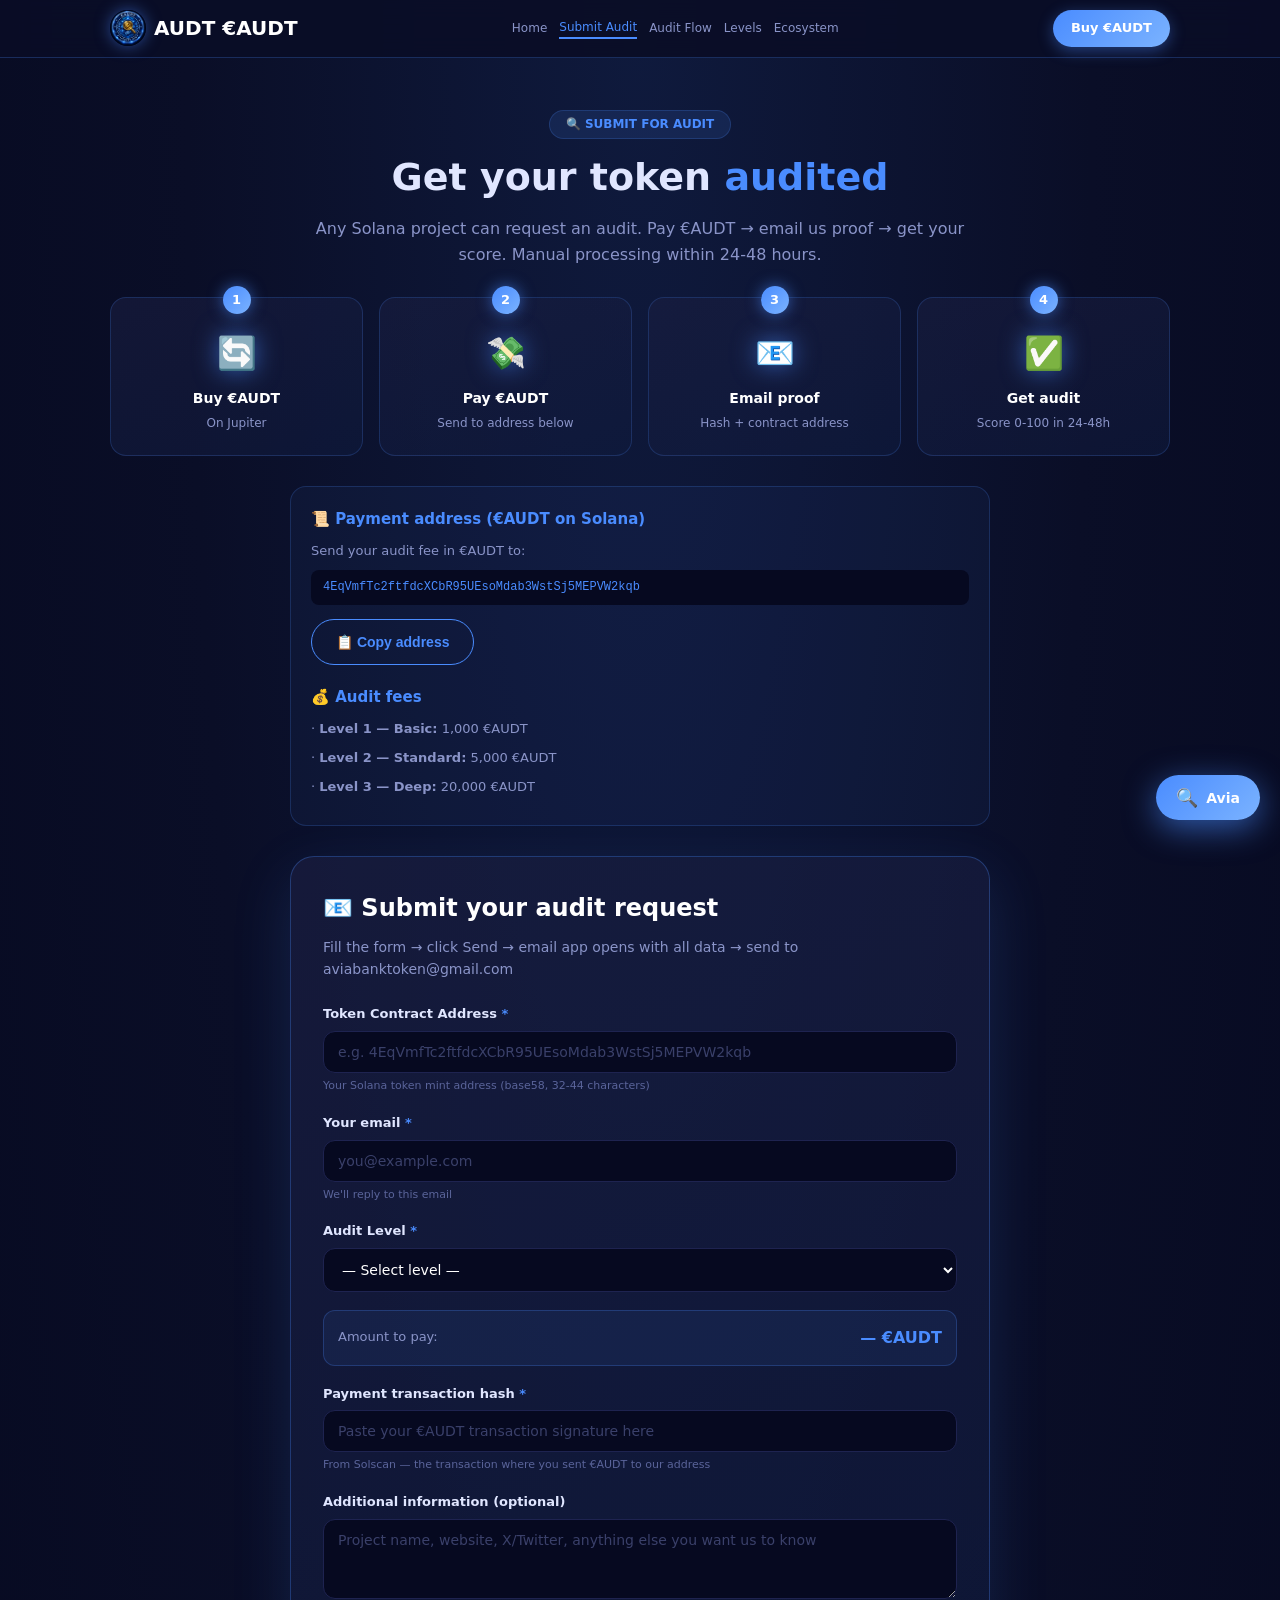
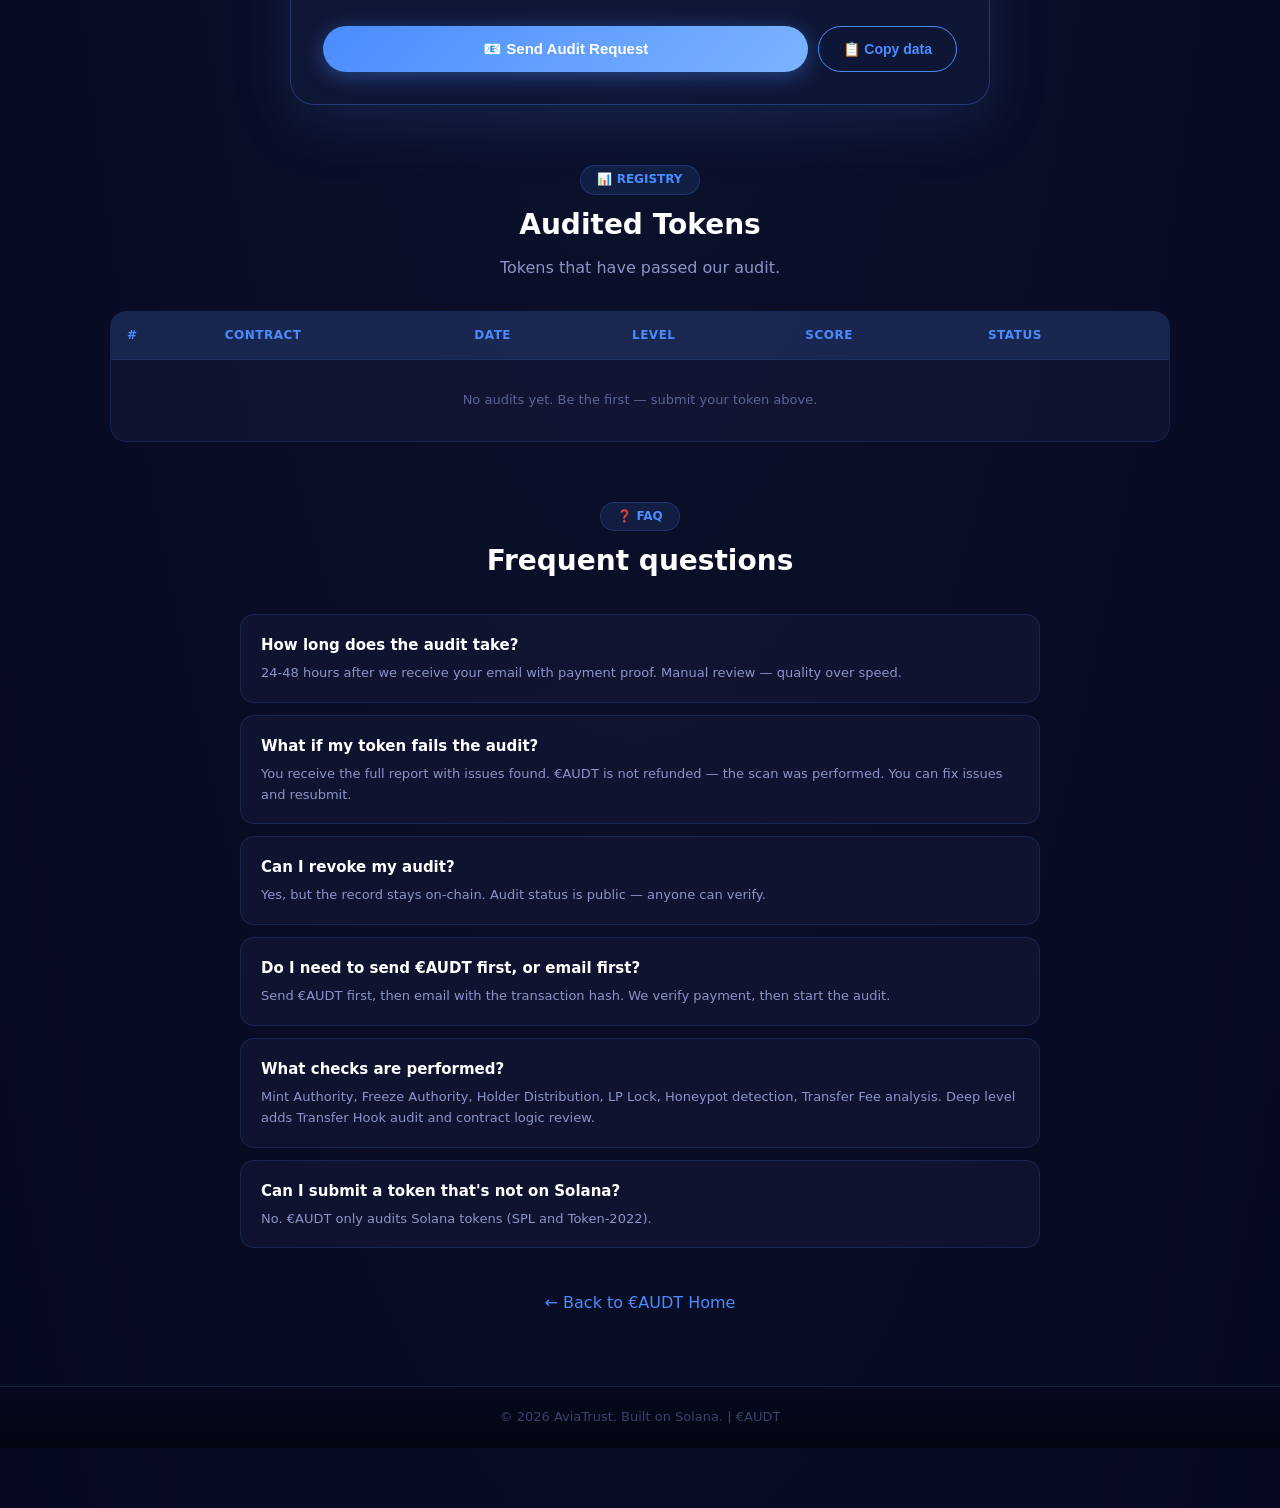
<file: audit.html>
<!DOCTYPE html>
<html lang="en">
<head>
<meta charset="UTF-8" />
<meta name="viewport" content="width=device-width, initial-scale=1.0"/>
<title>€AUDT — Submit Token for Audit</title>
<link rel="icon" href="audt_logo.png" />
<link rel="stylesheet" href="ai-agent.css" />
<style>
* { margin: 0; padding: 0; box-sizing: border-box; }
body { font-family: 'Segoe UI', system-ui, sans-serif; background: radial-gradient(ellipse at top, #0F1A3D 0%, #0A0E27 50%, #060920 100%); color: #E0E6FF; line-height: 1.6; padding-top: 80px; padding-bottom: 60px; }
.container { max-width: 1100px; margin: 0 auto; padding: 0 20px; }

header { position: fixed; top: 0; left: 0; width: 100%; background: rgba(10,14,39,0.92); backdrop-filter: blur(12px); z-index: 100; border-bottom: 1px solid rgba(74,140,255,0.25); padding: 10px 0; }
.header-inner { display: flex; align-items: center; justify-content: space-between; flex-wrap: wrap; gap: 10px; }
.logo { display: flex; align-items: center; gap: 8px; }
.logo img { height: 36px; width: auto; border-radius: 50%; box-shadow: 0 0 15px rgba(74,140,255,0.5); }
.logo-text { font-size: 20px; font-weight: 700; color: #fff; }
nav { display: flex; gap: 12px; flex-wrap: wrap; align-items: center; }
nav a { color: #8A94C8; text-decoration: none; font-size: 12px; font-weight: 500; }
nav a:hover { color: #4A8CFF; }
nav a.active { color: #4A8CFF; border-bottom: 2px solid #4A8CFF; }
.btn-primary { background: linear-gradient(135deg, #4A8CFF 0%, #7BB3FF 100%); color: #fff; padding: 8px 18px; border-radius: 30px; font-weight: 700; text-decoration: none; font-size: 13px; box-shadow: 0 4px 15px rgba(74,140,255,0.4); }

section { padding: 30px 0; }
.section-header { text-align: center; margin-bottom: 30px; }
.section-tag { display: inline-block; background: rgba(74,140,255,0.12); color: #4A8CFF; padding: 4px 16px; border-radius: 20px; font-size: 12px; font-weight: 600; text-transform: uppercase; border: 1px solid rgba(74,140,255,0.2); }
.section-header h1 { font-size: 38px; font-weight: 700; margin: 8px 0; }
.section-header h1 .highlight { color: #4A8CFF; }
.section-header p { color: #8A94C8; max-width: 700px; margin: 0 auto; }

/* STEPS */
.steps-row { display: grid; grid-template-columns: repeat(4, 1fr); gap: 16px; margin: 30px 0; }
.step-box { background: linear-gradient(160deg, rgba(26,30,65,0.6), rgba(15,26,61,0.6)); border: 1px solid rgba(74,140,255,0.2); border-radius: 16px; padding: 22px 16px; text-align: center; position: relative; }
.step-num { position: absolute; top: -12px; left: 50%; transform: translateX(-50%); background: linear-gradient(135deg, #4A8CFF, #7BB3FF); color: #fff; width: 28px; height: 28px; border-radius: 50%; display: flex; align-items: center; justify-content: center; font-weight: 700; font-size: 13px; box-shadow: 0 0 15px rgba(74,140,255,0.6); }
.step-box .step-icon { font-size: 32px; margin: 8px 0; filter: drop-shadow(0 0 12px rgba(74,140,255,0.6)); }
.step-box h4 { color: #fff; font-size: 14px; margin-bottom: 4px; }
.step-box p { color: #8A94C8; font-size: 12px; }

/* FORM */
.form-card { max-width: 700px; margin: 30px auto; background: linear-gradient(160deg, rgba(26,30,65,0.7), rgba(15,26,61,0.7)); border: 1px solid rgba(74,140,255,0.3); border-radius: 24px; padding: 32px; box-shadow: 0 20px 60px rgba(74,140,255,0.15); }
.form-card h2 { font-size: 24px; margin-bottom: 8px; color: #fff; }
.form-card .sub { color: #8A94C8; font-size: 14px; margin-bottom: 24px; }
.form-group { margin-bottom: 18px; }
.form-group label { display: block; font-size: 13px; color: #E0E6FF; font-weight: 600; margin-bottom: 6px; }
.form-group label .required { color: #4A8CFF; }
.form-group input, .form-group select, .form-group textarea {
  width: 100%; padding: 12px 14px; border-radius: 12px;
  border: 1px solid #1E2350; background: #060920;
  color: #fff; font-size: 14px; outline: none;
  font-family: 'Segoe UI', system-ui, sans-serif;
}
.form-group input:focus, .form-group select:focus, .form-group textarea:focus { border-color: #4A8CFF; box-shadow: 0 0 15px rgba(74,140,255,0.2); }
.form-group textarea { resize: vertical; min-height: 80px; }
.form-group input::placeholder, .form-group textarea::placeholder { color: #3A406A; }
.form-hint { font-size: 11px; color: #5A649A; margin-top: 4px; }
.form-error { font-size: 11px; color: #FF4081; margin-top: 4px; display: none; }
.form-error.show { display: block; }

.price-info { background: rgba(74,140,255,0.08); border: 1px solid rgba(74,140,255,0.25); border-radius: 12px; padding: 14px; margin-bottom: 18px; font-size: 13px; color: #E0E6FF; display: flex; justify-content: space-between; align-items: center; flex-wrap: wrap; gap: 8px; }
.price-info .label { color: #8A94C8; }
.price-info .value { font-weight: 700; color: #4A8CFF; font-size: 16px; }

.form-actions { display: flex; gap: 10px; flex-wrap: wrap; margin-top: 20px; }
.btn-send { flex: 1; background: linear-gradient(135deg, #4A8CFF 0%, #7BB3FF 100%); color: #fff; border: none; padding: 14px 24px; border-radius: 30px; font-weight: 700; font-size: 15px; cursor: pointer; transition: 0.3s; box-shadow: 0 4px 20px rgba(74,140,255,0.4); min-width: 200px; }
.btn-send:hover { transform: translateY(-2px); box-shadow: 0 8px 30px rgba(74,140,255,0.7); }
.btn-copy { background: transparent; color: #4A8CFF; border: 1px solid #4A8CFF; padding: 14px 24px; border-radius: 30px; font-weight: 600; font-size: 14px; cursor: pointer; transition: 0.3s; }
.btn-copy:hover { background: rgba(74,140,255,0.1); }

/* PAYMENT BOX */
.payment-box { max-width: 700px; margin: 20px auto; background: rgba(74,140,255,0.05); border: 1px solid rgba(74,140,255,0.2); border-radius: 16px; padding: 20px; }
.payment-box h3 { color: #4A8CFF; font-size: 15px; margin-bottom: 10px; }
.payment-box p { font-size: 13px; color: #8A94C8; margin-bottom: 8px; }
.payment-box .addr { font-family: 'Courier New', monospace; color: #4A8CFF; font-size: 12px; background: #060920; padding: 8px 12px; border-radius: 8px; word-break: break-all; display: block; margin: 6px 0; }

/* TABLE */
.table-wrap { max-width: 1100px; margin: 30px auto; overflow-x: auto; border-radius: 16px; border: 1px solid rgba(74,140,255,0.2); }
table { width: 100%; border-collapse: collapse; background: rgba(26,30,65,0.4); }
thead { background: rgba(74,140,255,0.15); }
th { padding: 14px 16px; text-align: left; font-size: 12px; color: #4A8CFF; text-transform: uppercase; letter-spacing: 0.5px; font-weight: 700; }
td { padding: 14px 16px; font-size: 13px; color: #E0E6FF; border-top: 1px solid rgba(74,140,255,0.1); }
td.mono { font-family: 'Courier New', monospace; font-size: 11px; color: #7BB3FF; word-break: break-all; }
.badge { display: inline-block; padding: 3px 10px; border-radius: 12px; font-size: 11px; font-weight: 600; text-transform: uppercase; }
.badge.pending { background: rgba(255,165,0,0.15); color: #FFA500; }
.badge.passed { background: rgba(46,204,64,0.15); color: #2ECC40; }
.badge.failed { background: rgba(229,72,106,0.15); color: #E5486A; }

/* FAQ */
.faq-item { background: rgba(26,30,65,0.4); border: 1px solid rgba(74,140,255,0.15); border-radius: 14px; padding: 18px 20px; margin-bottom: 12px; }
.faq-item h4 { color: #fff; font-size: 15px; margin-bottom: 6px; }
.faq-item p { color: #8A94C8; font-size: 13px; }

/* SUCCESS MESSAGE */
.success-overlay { position: fixed; top: 0; left: 0; right: 0; bottom: 0; background: rgba(10,14,39,0.95); z-index: 10000; display: none; align-items: center; justify-content: center; padding: 20px; }
.success-overlay.show { display: flex; }
.success-box { background: linear-gradient(160deg, rgba(26,30,65,0.95), rgba(15,26,61,0.95)); border: 2px solid #4A8CFF; border-radius: 24px; padding: 40px; max-width: 500px; text-align: center; box-shadow: 0 20px 80px rgba(74,140,255,0.5); }
.success-box .icon { font-size: 60px; margin-bottom: 16px; }
.success-box h3 { color: #4A8CFF; font-size: 24px; margin-bottom: 10px; }
.success-box p { color: #E0E6FF; font-size: 14px; margin-bottom: 20px; line-height: 1.6; }
.success-box button { background: linear-gradient(135deg, #4A8CFF, #7BB3FF); color: #fff; border: none; padding: 12px 32px; border-radius: 30px; font-weight: 700; cursor: pointer; font-size: 14px; }

.back-link { display: inline-block; margin-top: 30px; color: #4A8CFF; text-decoration: none; font-weight: 500; }

footer { background: linear-gradient(180deg, #060920, #030510); padding: 20px 0; text-align: center; border-top: 1px solid rgba(74,140,255,0.2); margin-top: 40px; }
footer p { color: #3A406A; font-size: 13px; }

@media (max-width: 900px) {
  .steps-row { grid-template-columns: 1fr 1fr; }
}
@media (max-width: 600px) {
  .section-header h1 { font-size: 26px; }
  .form-card { padding: 20px; }
  .steps-row { grid-template-columns: 1fr; }
  .btn-send, .btn-copy { width: 100%; }
  th, td { padding: 10px 12px; font-size: 12px; }
}
</style>
</head>
<body>

<header>
  <div class="container header-inner">
    <div class="logo"><img src="audt_logo.png" alt="€AUDT" /><span class="logo-text">AUDT €AUDT</span></div>
    <nav>
      <a href="index.html">Home</a>
      <a href="audit.html" class="active">Submit Audit</a>
      <a href="fintech1.html">Audit Flow</a>
      <a href="fintech2.html">Levels</a>
      <a href="ecosystem.html">Ecosystem</a>
    </nav>
    <a href="buy.html" class="btn-primary">Buy €AUDT</a>
  </div>
</header>

<section>
  <div class="container">
    <div class="section-header">
      <span class="section-tag">🔍 Submit for Audit</span>
      <h1>Get your token <span class="highlight">audited</span></h1>
      <p>Any Solana project can request an audit. Pay €AUDT → email us proof → get your score. Manual processing within 24-48 hours.</p>
    </div>

    <!-- STEPS -->
    <div class="steps-row">
      <div class="step-box">
        <div class="step-num">1</div>
        <div class="step-icon">🔄</div>
        <h4>Buy €AUDT</h4>
        <p>On Jupiter</p>
      </div>
      <div class="step-box">
        <div class="step-num">2</div>
        <div class="step-icon">💸</div>
        <h4>Pay €AUDT</h4>
        <p>Send to address below</p>
      </div>
      <div class="step-box">
        <div class="step-num">3</div>
        <div class="step-icon">📧</div>
        <h4>Email proof</h4>
        <p>Hash + contract address</p>
      </div>
      <div class="step-box">
        <div class="step-num">4</div>
        <div class="step-icon">✅</div>
        <h4>Get audit</h4>
        <p>Score 0-100 in 24-48h</p>
      </div>
    </div>

    <!-- PAYMENT BOX -->
    <div class="payment-box">
      <h3>📜 Payment address (€AUDT on Solana)</h3>
      <p>Send your audit fee in €AUDT to:</p>
      <span class="addr">4EqVmfTc2ftfdcXCbR95UEsoMdab3WstSj5MEPVW2kqb</span>
      <button onclick="navigator.clipboard.writeText('4EqVmfTc2ftfdcXCbR95UEsoMdab3WstSj5MEPVW2kqb'); alert('Copied!')" class="btn-copy" style="margin-top:8px;">📋 Copy address</button>

      <h3 style="margin-top:20px;">💰 Audit fees</h3>
      <p>· <strong>Level 1 — Basic:</strong> 1,000 €AUDT</p>
      <p>· <strong>Level 2 — Standard:</strong> 5,000 €AUDT</p>
      <p>· <strong>Level 3 — Deep:</strong> 20,000 €AUDT</p>
    </div>

    <!-- FORM -->
    <div class="form-card">
      <h2>📧 Submit your audit request</h2>
      <p class="sub">Fill the form → click Send → email app opens with all data → send to aviabanktoken@gmail.com</p>

      <div class="form-group">
        <label>Token Contract Address <span class="required">*</span></label>
        <input type="text" id="contractAddr" placeholder="e.g. 4EqVmfTc2ftfdcXCbR95UEsoMdab3WstSj5MEPVW2kqb" required />
        <div class="form-hint">Your Solana token mint address (base58, 32-44 characters)</div>
        <div class="form-error" id="contractError">Please enter a valid Solana address</div>
      </div>

      <div class="form-group">
        <label>Your email <span class="required">*</span></label>
        <input type="email" id="userEmail" placeholder="you@example.com" required />
        <div class="form-hint">We'll reply to this email</div>
      </div>

      <div class="form-group">
        <label>Audit Level <span class="required">*</span></label>
        <select id="auditLevel" required>
          <option value="">— Select level —</option>
          <option value="1|Basic|1000">Level 1 — Basic (1,000 €AUDT)</option>
          <option value="2|Standard|5000">Level 2 — Standard (5,000 €AUDT)</option>
          <option value="3|Deep|20000">Level 3 — Deep (20,000 €AUDT)</option>
        </select>
      </div>

      <div class="price-info">
        <span class="label">Amount to pay:</span>
        <span class="value" id="priceDisplay">— €AUDT</span>
      </div>

      <div class="form-group">
        <label>Payment transaction hash <span class="required">*</span></label>
        <input type="text" id="txHash" placeholder="Paste your €AUDT transaction signature here" required />
        <div class="form-hint">From Solscan — the transaction where you sent €AUDT to our address</div>
      </div>

      <div class="form-group">
        <label>Additional information (optional)</label>
        <textarea id="notes" placeholder="Project name, website, X/Twitter, anything else you want us to know"></textarea>
      </div>

      <div class="form-actions">
        <button class="btn-send" onclick="sendEmail()">📧 Send Audit Request</button>
        <button class="btn-copy" onclick="copyData()">📋 Copy data</button>
      </div>
    </div>

    <!-- AUDITED TOKENS -->
    <div class="section-header" style="margin-top:60px;">
      <span class="section-tag">📊 Registry</span>
      <h2 style="font-size:28px;font-weight:700;color:#fff;margin:8px 0;">Audited Tokens</h2>
      <p>Tokens that have passed our audit.</p>
    </div>

    <div class="table-wrap">
      <table>
        <thead>
          <tr>
            <th>#</th>
            <th>Contract</th>
            <th>Date</th>
            <th>Level</th>
            <th>Score</th>
            <th>Status</th>
          </tr>
        </thead>
        <tbody id="auditTable">
          <tr>
            <td colspan="6" style="text-align:center;padding:30px;color:#5A649A;">
              No audits yet. Be the first — submit your token above.
            </td>
          </tr>
        </tbody>
      </table>
    </div>

    <!-- FAQ -->
    <div class="section-header" style="margin-top:60px;">
      <span class="section-tag">❓ FAQ</span>
      <h2 style="font-size:28px;font-weight:700;color:#fff;margin:8px 0;">Frequent questions</h2>
    </div>

    <div style="max-width:800px;margin:0 auto;">
      <div class="faq-item">
        <h4>How long does the audit take?</h4>
        <p>24-48 hours after we receive your email with payment proof. Manual review — quality over speed.</p>
      </div>
      <div class="faq-item">
        <h4>What if my token fails the audit?</h4>
        <p>You receive the full report with issues found. €AUDT is not refunded — the scan was performed. You can fix issues and resubmit.</p>
      </div>
      <div class="faq-item">
        <h4>Can I revoke my audit?</h4>
        <p>Yes, but the record stays on-chain. Audit status is public — anyone can verify.</p>
      </div>
      <div class="faq-item">
        <h4>Do I need to send €AUDT first, or email first?</h4>
        <p>Send €AUDT first, then email with the transaction hash. We verify payment, then start the audit.</p>
      </div>
      <div class="faq-item">
        <h4>What checks are performed?</h4>
        <p>Mint Authority, Freeze Authority, Holder Distribution, LP Lock, Honeypot detection, Transfer Fee analysis. Deep level adds Transfer Hook audit and contract logic review.</p>
      </div>
      <div class="faq-item">
        <h4>Can I submit a token that's not on Solana?</h4>
        <p>No. €AUDT only audits Solana tokens (SPL and Token-2022).</p>
      </div>
    </div>

    <div style="text-align:center;">
      <a href="index.html" class="back-link">← Back to €AUDT Home</a>
    </div>
  </div>
</section>

<!-- SUCCESS OVERLAY -->
<div class="success-overlay" id="successOverlay">
  <div class="success-box">
    <div class="icon">✅</div>
    <h3>Request prepared!</h3>
    <p>Your email app should open with all the data. If it didn't open — copy the data manually and send to:<br /><strong style="color:#4A8CFF;">aviabanktoken@gmail.com</strong></p>
    <button onclick="closeSuccess()">Close</button>
  </div>
</div>

<footer><div class="container"><p>© 2026 AviaTrust. Built on Solana. | €AUDT</p></div></footer>

<script>
const AUDIT_FEE_ADDRESS = '4EqVmfTc2ftfdcXCbR95UEsoMdab3WstSj5MEPVW2kqb';
const SUPPORT_EMAIL = 'aviabanktoken@gmail.com';

// Update price on level change
document.getElementById('auditLevel').addEventListener('change', function() {
  const val = this.value;
  if (!val) {
    document.getElementById('priceDisplay').textContent = '— €AUDT';
    return;
  }
  const parts = val.split('|');
  document.getElementById('priceDisplay').textContent = parseInt(parts[2]).toLocaleString() + ' €AUDT';
});

// Validate Solana address
function isValidSolanaAddress(addr) {
  if (!addr) return false;
  if (addr.length < 32 || addr.length > 44) return false;
  return /^[1-9A-HJ-NP-Za-km-z]+$/.test(addr);
}

// Build email body
function buildEmailBody() {
  const contract = document.getElementById('contractAddr').value.trim();
  const email = document.getElementById('userEmail').value.trim();
  const level = document.getElementById('auditLevel').value;
  const txHash = document.getElementById('txHash').value.trim();
  const notes = document.getElementById('notes').value.trim();

  if (!level) return null;
  const parts = level.split('|');

  return [
    '=== AUDIT REQUEST ===',
    '',
    'Token Contract Address:',
    contract,
    '',
    'Contact Email:',
    email,
    '',
    'Audit Level:',
    'Level ' + parts[0] + ' — ' + parts[1],
    '',
    'Amount Paid:',
    parseInt(parts[2]).toLocaleString() + ' €AUDT',
    '',
    'Payment Transaction Hash:',
    txHash,
    '',
    'Additional Information:',
    notes || '(none)',
    '',
    '=== END ==='
  ].join('\n');
}

// Copy data button
function copyData() {
  const body = buildEmailBody();
  if (!body) { alert('Please select audit level first.'); return; }
  navigator.clipboard.writeText(body);
  alert('✅ Data copied to clipboard!');
}

// Send email button
function sendEmail() {
  const contract = document.getElementById('contractAddr').value.trim();
  const email = document.getElementById('userEmail').value.trim();
  const level = document.getElementById('auditLevel').value;
  const txHash = document.getElementById('txHash').value.trim();
  const contractError = document.getElementById('contractError');

  contractError.classList.remove('show');

  if (!isValidSolanaAddress(contract)) {
    contractError.classList.add('show');
    return;
  }
  if (!email || !email.includes('@')) {
    alert('Please enter a valid email.');
    return;
  }
  if (!level) {
    alert('Please select audit level.');
    return;
  }
  if (!txHash) {
    alert('Please paste your payment transaction hash.');
    return;
  }

  const body = buildEmailBody();
  const subject = '[AUDIT REQUEST] ' + contract;
  const mailto = 'mailto:' + SUPPORT_EMAIL + '?subject=' + encodeURIComponent(subject) + '&body=' + encodeURIComponent(body);

  navigator.clipboard.writeText(body).catch(() => {});

  window.location.href = mailto;

  setTimeout(() => {
    document.getElementById('successOverlay').classList.add('show');
  }, 800);
}

function closeSuccess() {
  document.getElementById('successOverlay').classList.remove('show');
}

// Make success overlay clickable outside
document.getElementById('successOverlay').addEventListener('click', function(e) {
  if (e.target === this) closeSuccess();
});
</script>

<script src="counter.js"></script>
<script src="ai-agent.js"></script>
</body>
</html>
</file>
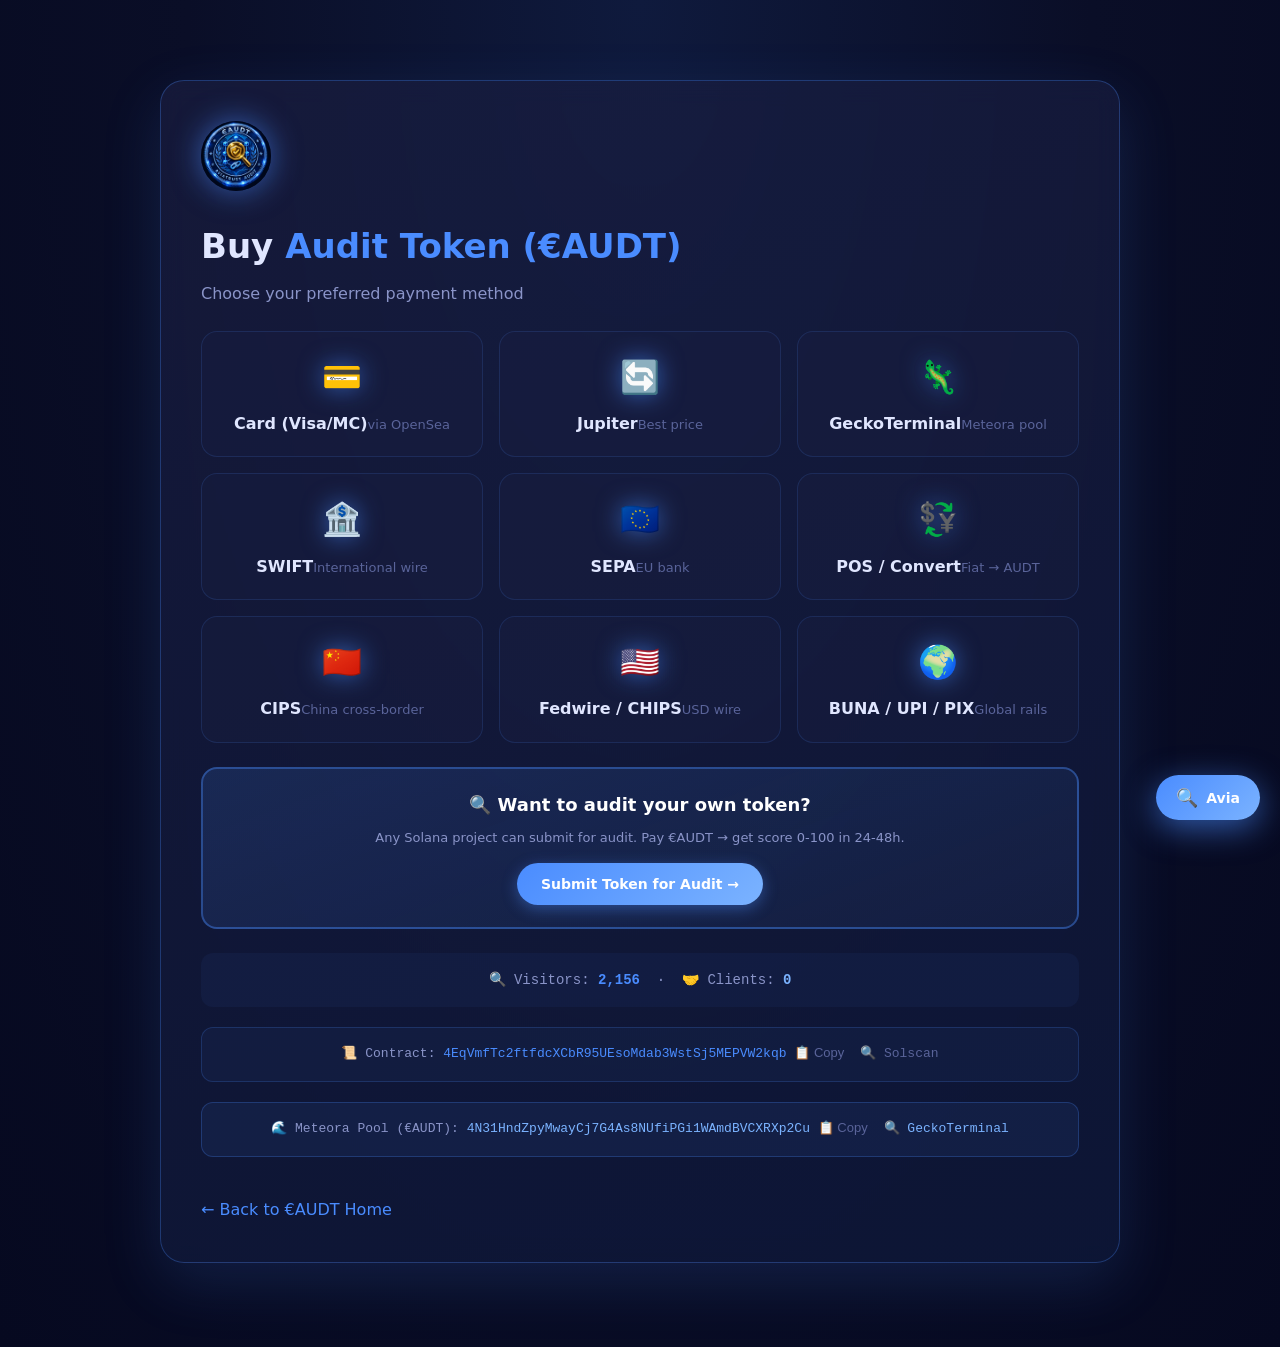
<file: buy.html>
<!DOCTYPE html>
<html lang="en">
<head>
<meta charset="UTF-8" />
<meta name="viewport" content="width=device-width, initial-scale=1.0"/>
<title>Buy €AUDT — Card, SWIFT, SEPA, Crypto</title>
<link rel="icon" href="audt_logo.png" />
<link rel="stylesheet" href="ai-agent.css" />
<style>
* { margin: 0; padding: 0; box-sizing: border-box; }
body { font-family: 'Segoe UI', system-ui, sans-serif; background: radial-gradient(ellipse at top, #0F1A3D 0%, #0A0E27 50%, #060920 100%); color: #E0E6FF; line-height: 1.6; padding-top: 80px; padding-bottom: 60px; }
.container { max-width: 1000px; margin: 0 auto; padding: 0 20px; }
.glass-card { background: linear-gradient(160deg, rgba(26,30,65,0.7), rgba(15,26,61,0.7)); backdrop-filter: blur(12px); border: 1px solid rgba(74,140,255,0.3); border-radius: 24px; padding: 40px; margin-bottom: 24px; box-shadow: 0 20px 60px rgba(74,140,255,0.15); }
.glass-card h1 { font-size: 34px; margin-bottom: 8px; }
.glass-card h1 .highlight { color: #4A8CFF; }
.glass-card .sub { color: #8A94C8; margin-bottom: 24px; }
.method-grid { display: grid; grid-template-columns: 1fr 1fr 1fr; gap: 16px; margin-bottom: 24px; }
.method-card { background: rgba(26,30,65,0.4); border: 1px solid rgba(74,140,255,0.15); border-radius: 16px; padding: 20px 16px; text-align: center; transition: 0.3s; text-decoration: none; color: #E0E6FF; }
.method-card:hover { border-color: #4A8CFF; transform: translateY(-4px); box-shadow: 0 15px 30px rgba(74,140,255,0.2); }
.method-card .icon { font-size: 32px; display: block; margin-bottom: 8px; filter: drop-shadow(0 0 12px rgba(74,140,255,0.6)); }
.method-card .name { font-weight: 600; }
.method-card .desc { font-size: 13px; color: #5A649A; }
.contract-box { background: rgba(74,140,255,0.05); border: 1px solid rgba(74,140,255,0.2); border-radius: 12px; padding: 16px; margin: 20px 0; text-align: center; font-size: 13px; color: #8A94C8; font-family: 'Courier New', monospace; }
.contract-box .addr { color: #4A8CFF; }
.contract-box .copy-btn { background: transparent; border: none; color: #5A649A; cursor: pointer; font-size: 13px; }
.contract-box .copy-btn:hover { color: #4A8CFF; }
.contract-box .solscan-link { color: #5A649A; text-decoration: none; font-size: 13px; margin-left: 8px; }
.contract-box .solscan-link:hover { color: #fff; }
.pool-box { background: rgba(74,140,255,0.08); border: 1px solid rgba(74,140,255,0.25); border-radius: 12px; padding: 16px; margin: 20px 0; text-align: center; font-size: 13px; color: #8A94C8; font-family: 'Courier New', monospace; }
.pool-box .addr { color: #7BB3FF; }
.pool-box .copy-btn { background: transparent; border: none; color: #5A649A; cursor: pointer; font-size: 13px; }
.pool-box .copy-btn:hover { color: #7BB3FF; }
.pool-box .link { color: #7BB3FF; text-decoration: none; font-size: 13px; margin-left: 8px; }
.pool-box .link:hover { color: #fff; }
.audit-cta { background: linear-gradient(160deg, rgba(74,140,255,0.15), rgba(123,179,255,0.05)); border: 2px solid rgba(74,140,255,0.4); border-radius: 16px; padding: 22px; margin: 24px 0; text-align: center; }
.audit-cta h3 { color: #fff; font-size: 18px; margin-bottom: 8px; }
.audit-cta p { color: #8A94C8; font-size: 13px; margin-bottom: 14px; }
.audit-cta a { display: inline-block; background: linear-gradient(135deg, #4A8CFF, #7BB3FF); color: #fff; padding: 10px 24px; border-radius: 30px; font-weight: 700; font-size: 14px; text-decoration: none; box-shadow: 0 4px 15px rgba(74,140,255,0.4); }
.back-link { display: inline-block; margin-top: 20px; color: #4A8CFF; text-decoration: none; font-weight: 500; }
.logo-img { height: 70px; width: auto; margin-bottom: 20px; border-radius: 50%; box-shadow: 0 0 30px rgba(74,140,255,0.6); }
.counter-box { text-align: center; padding: 16px; background: rgba(74,140,255,0.05); border-radius: 12px; margin: 20px 0; font-size: 14px; color: #8A94C8; font-family: 'Courier New', monospace; }
.counter-box .counter-visitors { color: #4A8CFF; font-weight: 600; }
.counter-box .counter-clients { color: #7BB3FF; font-weight: 600; }
@media (max-width: 700px) { .method-grid { grid-template-columns: 1fr 1fr; } .glass-card { padding: 24px; } }
@media (max-width: 450px) { .method-grid { grid-template-columns: 1fr; } .contract-box, .pool-box { font-size: 11px; } }
</style>
</head>
<body>
<div class="container">
<div class="glass-card">
<img src="audt_logo.png" alt="€AUDT" class="logo-img" />
<h1>Buy <span class="highlight">Audit Token (€AUDT)</span></h1>
<p class="sub">Choose your preferred payment method</p>

<div class="method-grid">
  <a href="https://opensea.io/token/solana/4EqVmfTc2ftfdcXCbR95UEsoMdab3WstSj5MEPVW2kqb" target="_blank" class="method-card"><span class="icon">💳</span><span class="name">Card (Visa/MC)</span><span class="desc">via OpenSea</span></a>
  <a href="https://jup.ag/tokens/4EqVmfTc2ftfdcXCbR95UEsoMdab3WstSj5MEPVW2kqb" target="_blank" class="method-card"><span class="icon">🔄</span><span class="name">Jupiter</span><span class="desc">Best price</span></a>
  <a href="https://www.geckoterminal.com/solana/pools/4N31HndZpyMwayCj7G4As8NUfiPGi1WAmdBVCXRXp2Cu" target="_blank" class="method-card"><span class="icon">🦎</span><span class="name">GeckoTerminal</span><span class="desc">Meteora pool</span></a>
  <a href="https://www.binance.com/" target="_blank" class="method-card"><span class="icon">🏦</span><span class="name">SWIFT</span><span class="desc">International wire</span></a>
  <a href="https://www.okx.com/" target="_blank" class="method-card"><span class="icon">🇪🇺</span><span class="name">SEPA</span><span class="desc">EU bank</span></a>
  <a href="https://www.binance.com/en/convert" target="_blank" class="method-card"><span class="icon">💱</span><span class="name">POS / Convert</span><span class="desc">Fiat → AUDT</span></a>
  <a href="https://www.okx.com/" target="_blank" class="method-card"><span class="icon">🇨🇳</span><span class="name">CIPS</span><span class="desc">China cross-border</span></a>
  <a href="https://www.kraken.com/" target="_blank" class="method-card"><span class="icon">🇺🇸</span><span class="name">Fedwire / CHIPS</span><span class="desc">USD wire</span></a>
  <a href="https://www.binance.com/" target="_blank" class="method-card"><span class="icon">🌍</span><span class="name">BUNA / UPI / PIX</span><span class="desc">Global rails</span></a>
</div>

<div class="audit-cta">
  <h3>🔍 Want to audit your own token?</h3>
  <p>Any Solana project can submit for audit. Pay €AUDT → get score 0-100 in 24-48h.</p>
  <a href="audit.html">Submit Token for Audit →</a>
</div>

<div class="counter-box">
  🔍 Visitors: <span class="counter-visitors">2,030</span>
  &nbsp;·&nbsp;
  🤝 Clients: <span class="counter-clients">0</span>
</div>

<div class="contract-box">
  📜 Contract: <span class="addr">4EqVmfTc2ftfdcXCbR95UEsoMdab3WstSj5MEPVW2kqb</span>
  <button onclick="navigator.clipboard.writeText('4EqVmfTc2ftfdcXCbR95UEsoMdab3WstSj5MEPVW2kqb')" class="copy-btn">📋 Copy</button>
  <a href="https://solscan.io/token/4EqVmfTc2ftfdcXCbR95UEsoMdab3WstSj5MEPVW2kqb" target="_blank" class="solscan-link">🔍 Solscan</a>
</div>

<div class="pool-box">
  🌊 Meteora Pool (€AUDT): <span class="addr">4N31HndZpyMwayCj7G4As8NUfiPGi1WAmdBVCXRXp2Cu</span>
  <button onclick="navigator.clipboard.writeText('4N31HndZpyMwayCj7G4As8NUfiPGi1WAmdBVCXRXp2Cu')" class="copy-btn">📋 Copy</button>
  <a href="https://www.geckoterminal.com/solana/pools/4N31HndZpyMwayCj7G4As8NUfiPGi1WAmdBVCXRXp2Cu" target="_blank" class="link">🔍 GeckoTerminal</a>
</div>

<a href="index.html" class="back-link">← Back to €AUDT Home</a>
</div>
</div>
<script src="counter.js"></script>
<script src="ai-agent.js"></script>
</body>
</html>
</file>
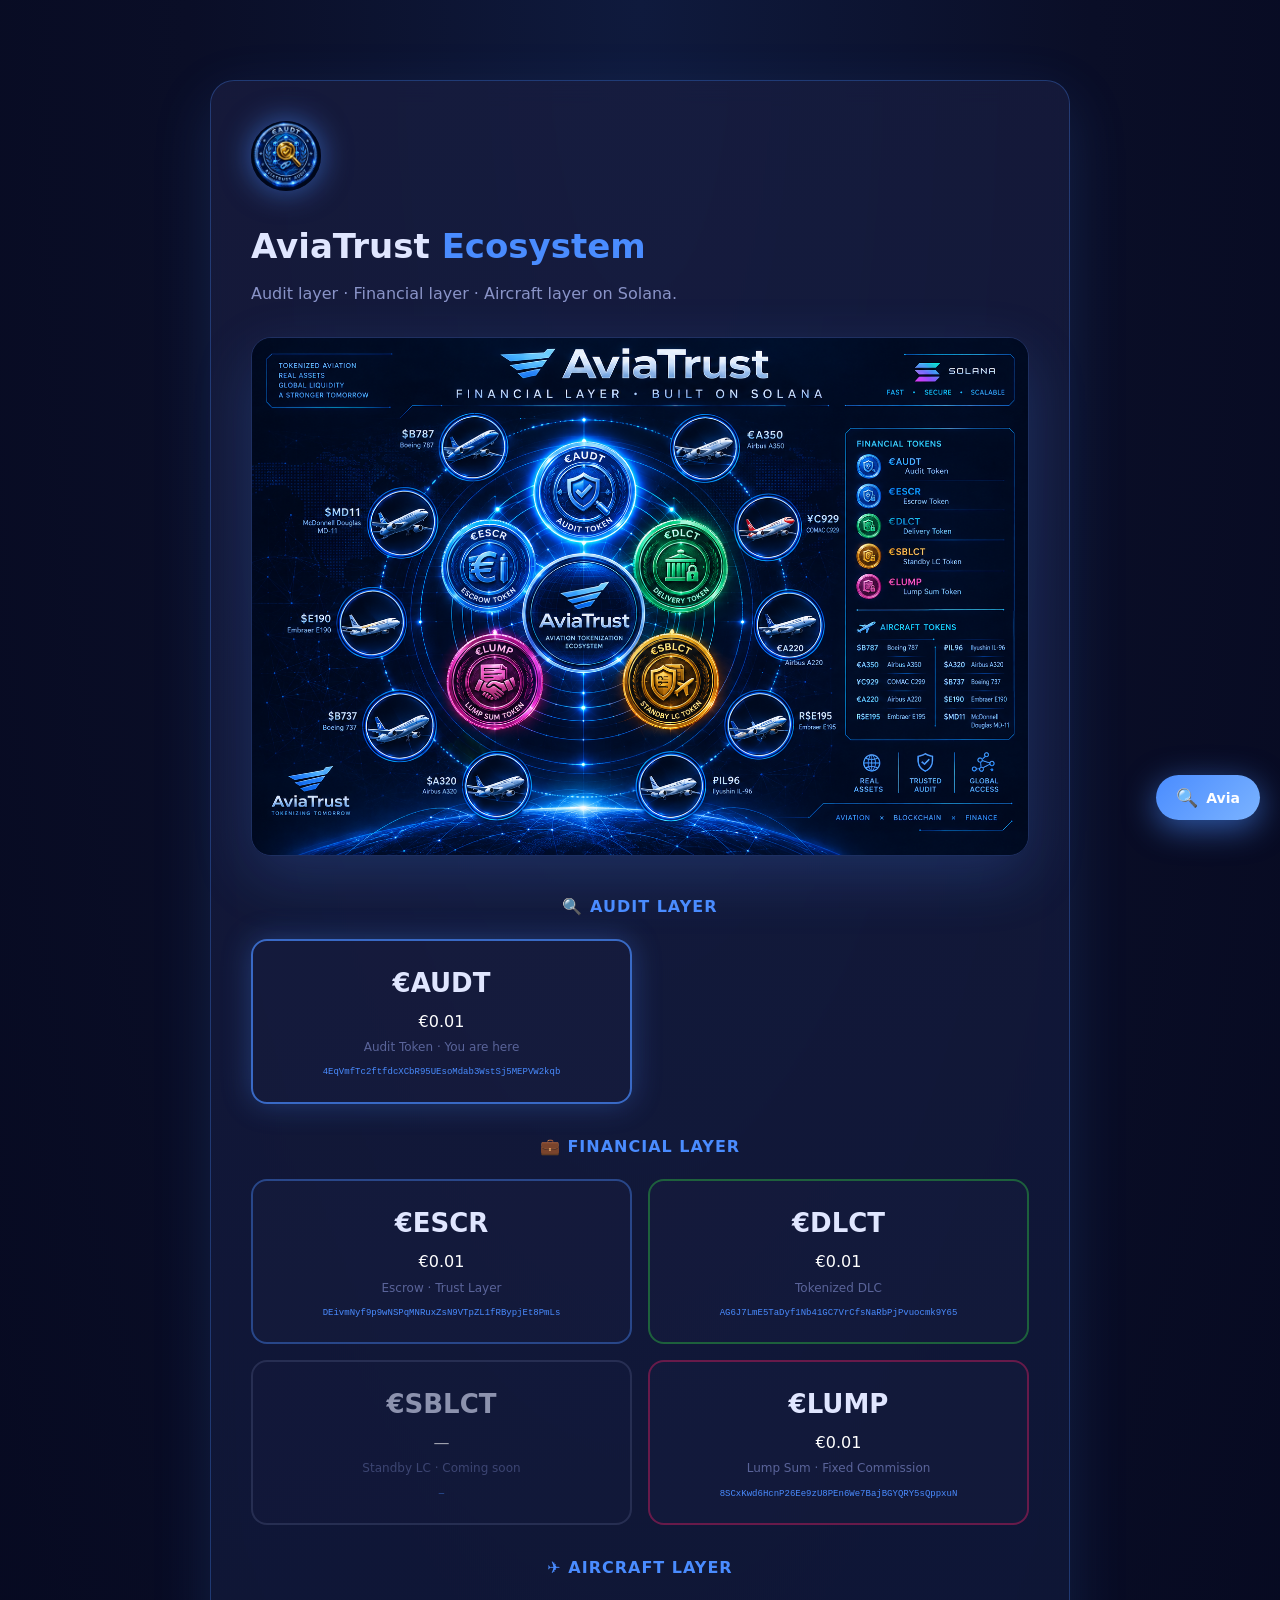
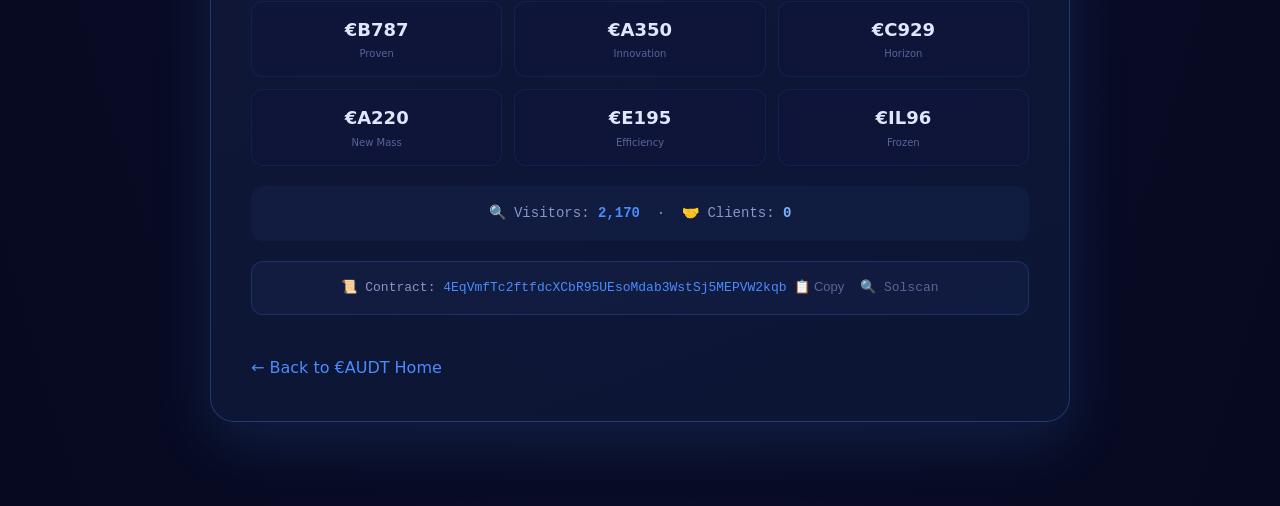
<file: ecosystem.html>
<!DOCTYPE html>
<html lang="en">
<head>
<meta charset="UTF-8" />
<meta name="viewport" content="width=device-width, initial-scale=1.0"/>
<title>€AUDT — AviaTrust Ecosystem</title>
<link rel="icon" href="audt_logo.png" />
<link rel="stylesheet" href="ai-agent.css" />
<style>
* { margin: 0; padding: 0; box-sizing: border-box; }
body { font-family: 'Segoe UI', system-ui, sans-serif; background: radial-gradient(ellipse at top, #0F1A3D 0%, #0A0E27 50%, #060920 100%); color: #E0E6FF; line-height: 1.6; padding-top: 80px; padding-bottom: 60px; }
.container { max-width: 900px; margin: 0 auto; padding: 0 20px; }
.glass-card { background: linear-gradient(160deg, rgba(26,30,65,0.7), rgba(15,26,61,0.7)); backdrop-filter: blur(12px); border: 1px solid rgba(74,140,255,0.3); border-radius: 24px; padding: 40px; margin-bottom: 24px; box-shadow: 0 20px 60px rgba(74,140,255,0.15); }
.glass-card h1 { font-size: 34px; margin-bottom: 8px; }
.glass-card h1 .highlight { color: #4A8CFF; }
.glass-card .sub { color: #8A94C8; margin-bottom: 24px; }
.image-block { max-width: 100%; margin: 30px auto; text-align: center; }
.image-block img { max-width: 100%; border-radius: 20px; border: 1px solid rgba(74,140,255,0.2); box-shadow: 0 20px 60px rgba(74,140,255,0.2); }
.section-subtitle { text-align: center; margin: 30px 0 16px; color: #4A8CFF; font-size: 16px; font-weight: 600; text-transform: uppercase; letter-spacing: 1px; }
.token-row { display: grid; grid-template-columns: repeat(2, 1fr); gap: 16px; margin: 20px 0; }
.token-card { background: rgba(26,30,65,0.4); border: 2px solid rgba(74,140,255,0.2); border-radius: 16px; padding: 22px 16px; text-align: center; transition: 0.3s; text-decoration: none; color: #E0E6FF; display: block; }
.token-card:hover { transform: translateY(-3px); box-shadow: 0 15px 30px rgba(74,140,255,0.2); }
.token-card .symbol { font-size: 26px; font-weight: 700; }
.token-card .price { font-size: 16px; color: #fff; margin-top: 4px; }
.token-card .desc { font-size: 12px; color: #5A649A; margin-top: 4px; }
.token-card .contract { font-size: 9px; font-family: 'Courier New', monospace; color: #4A8CFF; margin-top: 8px; word-break: break-all; }
.token-card.audt { border-color: rgba(74,140,255,0.7); box-shadow: 0 0 30px rgba(74,140,255,0.3); }
.token-card.escr { border-color: rgba(74,140,255,0.4); }
.token-card.dlct { border-color: rgba(46,204,64,0.4); }
.token-card.sblct { border-color: rgba(138,148,200,0.3); opacity: 0.6; }
.token-card.lump { border-color: rgba(233,30,99,0.4); }
.aircraft-row { display: grid; grid-template-columns: repeat(3, 1fr); gap: 12px; margin: 20px 0; }
.aircraft-card { background: rgba(15,20,64,0.4); border: 1px solid rgba(74,140,255,0.1); border-radius: 12px; padding: 14px 10px; text-align: center; text-decoration: none; color: #E0E6FF; display: block; transition: 0.3s; }
.aircraft-card:hover { border-color: #4A8CFF; transform: translateY(-2px); }
.aircraft-card .symbol { font-size: 18px; font-weight: 700; }
.aircraft-card .desc { font-size: 10px; color: #5A649A; margin-top: 2px; }
.contract-box { background: rgba(74,140,255,0.05); border: 1px solid rgba(74,140,255,0.2); border-radius: 12px; padding: 16px; margin: 20px 0; text-align: center; font-size: 13px; color: #8A94C8; font-family: 'Courier New', monospace; }
.contract-box .addr { color: #4A8CFF; }
.contract-box .copy-btn { background: transparent; border: none; color: #5A649A; cursor: pointer; font-size: 13px; }
.contract-box .copy-btn:hover { color: #4A8CFF; }
.contract-box .solscan-link { color: #5A649A; text-decoration: none; font-size: 13px; margin-left: 8px; }
.contract-box .solscan-link:hover { color: #fff; }
.counter-box { text-align: center; padding: 16px; background: rgba(74,140,255,0.05); border-radius: 12px; margin: 20px 0; font-size: 14px; color: #8A94C8; font-family: 'Courier New', monospace; }
.counter-box .counter-visitors { color: #4A8CFF; font-weight: 600; }
.counter-box .counter-clients { color: #7BB3FF; font-weight: 600; }
.back-link { display: inline-block; margin-top: 20px; color: #4A8CFF; text-decoration: none; font-weight: 500; }
.logo-img { height: 70px; width: auto; margin-bottom: 20px; border-radius: 50%; box-shadow: 0 0 30px rgba(74,140,255,0.6); }
@media (max-width: 800px) { .token-row { grid-template-columns: 1fr; } .aircraft-row { grid-template-columns: 1fr 1fr; } .glass-card { padding: 24px; } }
</style>
</head>
<body>
<div class="container">
<div class="glass-card">
<img src="audt_logo.png" alt="€AUDT" class="logo-img" />
<h1>AviaTrust <span class="highlight">Ecosystem</span></h1>
<p class="sub">Audit layer · Financial layer · Aircraft layer on Solana.</p>

<div class="image-block">
  <img src="audt_ecosystem_map.png" alt="AviaTrust Ecosystem" />
</div>

<div class="section-subtitle">🔍 Audit Layer</div>
<div class="token-row">
  <a href="index.html" class="token-card audt">
    <div class="symbol">€AUDT</div>
    <div class="price">€0.01</div>
    <div class="desc">Audit Token · You are here</div>
    <div class="contract">4EqVmfTc2ftfdcXCbR95UEsoMdab3WstSj5MEPVW2kqb</div>
  </a>
</div>

<div class="section-subtitle">💼 Financial Layer</div>
<div class="token-row">
  <a href="https://aviabank.github.io/escr/" target="_blank" class="token-card escr">
    <div class="symbol">€ESCR</div>
    <div class="price">€0.01</div>
    <div class="desc">Escrow · Trust Layer</div>
    <div class="contract">DEivmNyf9p9wNSPqMNRuxZsN9VTpZL1fRBypjEt8PmLs</div>
  </a>
  <a href="https://aviabank.github.io/dlct/" target="_blank" class="token-card dlct">
    <div class="symbol">€DLCT</div>
    <div class="price">€0.01</div>
    <div class="desc">Tokenized DLC</div>
    <div class="contract">AG6J7LmE5TaDyf1Nb41GC7VrCfsNaRbPjPvuocmk9Y65</div>
  </a>
  <a href="https://aviabank.github.io/sblct/" target="_blank" class="token-card sblct">
    <div class="symbol">€SBLCT</div>
    <div class="price">—</div>
    <div class="desc">Standby LC · Coming soon</div>
    <div class="contract">—</div>
  </a>
  <a href="https://aviabank.github.io/lump/" target="_blank" class="token-card lump">
    <div class="symbol">€LUMP</div>
    <div class="price">€0.01</div>
    <div class="desc">Lump Sum · Fixed Commission</div>
    <div class="contract">8SCxKwd6HcnP26Ee9zU8PEn6We7BajBGYQRY5sQppxuN</div>
  </a>
</div>

<div class="section-subtitle">✈️ Aircraft Layer</div>
<div class="aircraft-row">
  <a href="https://aviabank.github.io/b787/" target="_blank" class="aircraft-card"><div class="symbol">€B787</div><div class="desc">Proven</div></a>
  <a href="https://aviabank.github.io/a350/" target="_blank" class="aircraft-card"><div class="symbol">€A350</div><div class="desc">Innovation</div></a>
  <a href="https://aviabank.github.io/c929/" target="_blank" class="aircraft-card"><div class="symbol">€C929</div><div class="desc">Horizon</div></a>
  <a href="https://aviabank.github.io/a220/" target="_blank" class="aircraft-card"><div class="symbol">€A220</div><div class="desc">New Mass</div></a>
  <a href="https://aviabank.github.io/e195/" target="_blank" class="aircraft-card"><div class="symbol">€E195</div><div class="desc">Efficiency</div></a>
  <a href="https://aviabank.github.io/il96/" target="_blank" class="aircraft-card"><div class="symbol">€IL96</div><div class="desc">Frozen</div></a>
</div>

<div class="counter-box">
  🔍 Visitors: <span class="counter-visitors">2,030</span>
  &nbsp;·&nbsp;
  🤝 Clients: <span class="counter-clients">0</span>
</div>

<div class="contract-box">
  📜 Contract: <span class="addr">4EqVmfTc2ftfdcXCbR95UEsoMdab3WstSj5MEPVW2kqb</span>
  <button onclick="navigator.clipboard.writeText('4EqVmfTc2ftfdcXCbR95UEsoMdab3WstSj5MEPVW2kqb')" class="copy-btn">📋 Copy</button>
  <a href="https://solscan.io/token/4EqVmfTc2ftfdcXCbR95UEsoMdab3WstSj5MEPVW2kqb" target="_blank" class="solscan-link">🔍 Solscan</a>
</div>

<a href="index.html" class="back-link">← Back to €AUDT Home</a>
</div>
</div>
<script src="counter.js"></script>
<script src="ai-agent.js"></script>
</body>
</html>
</file>
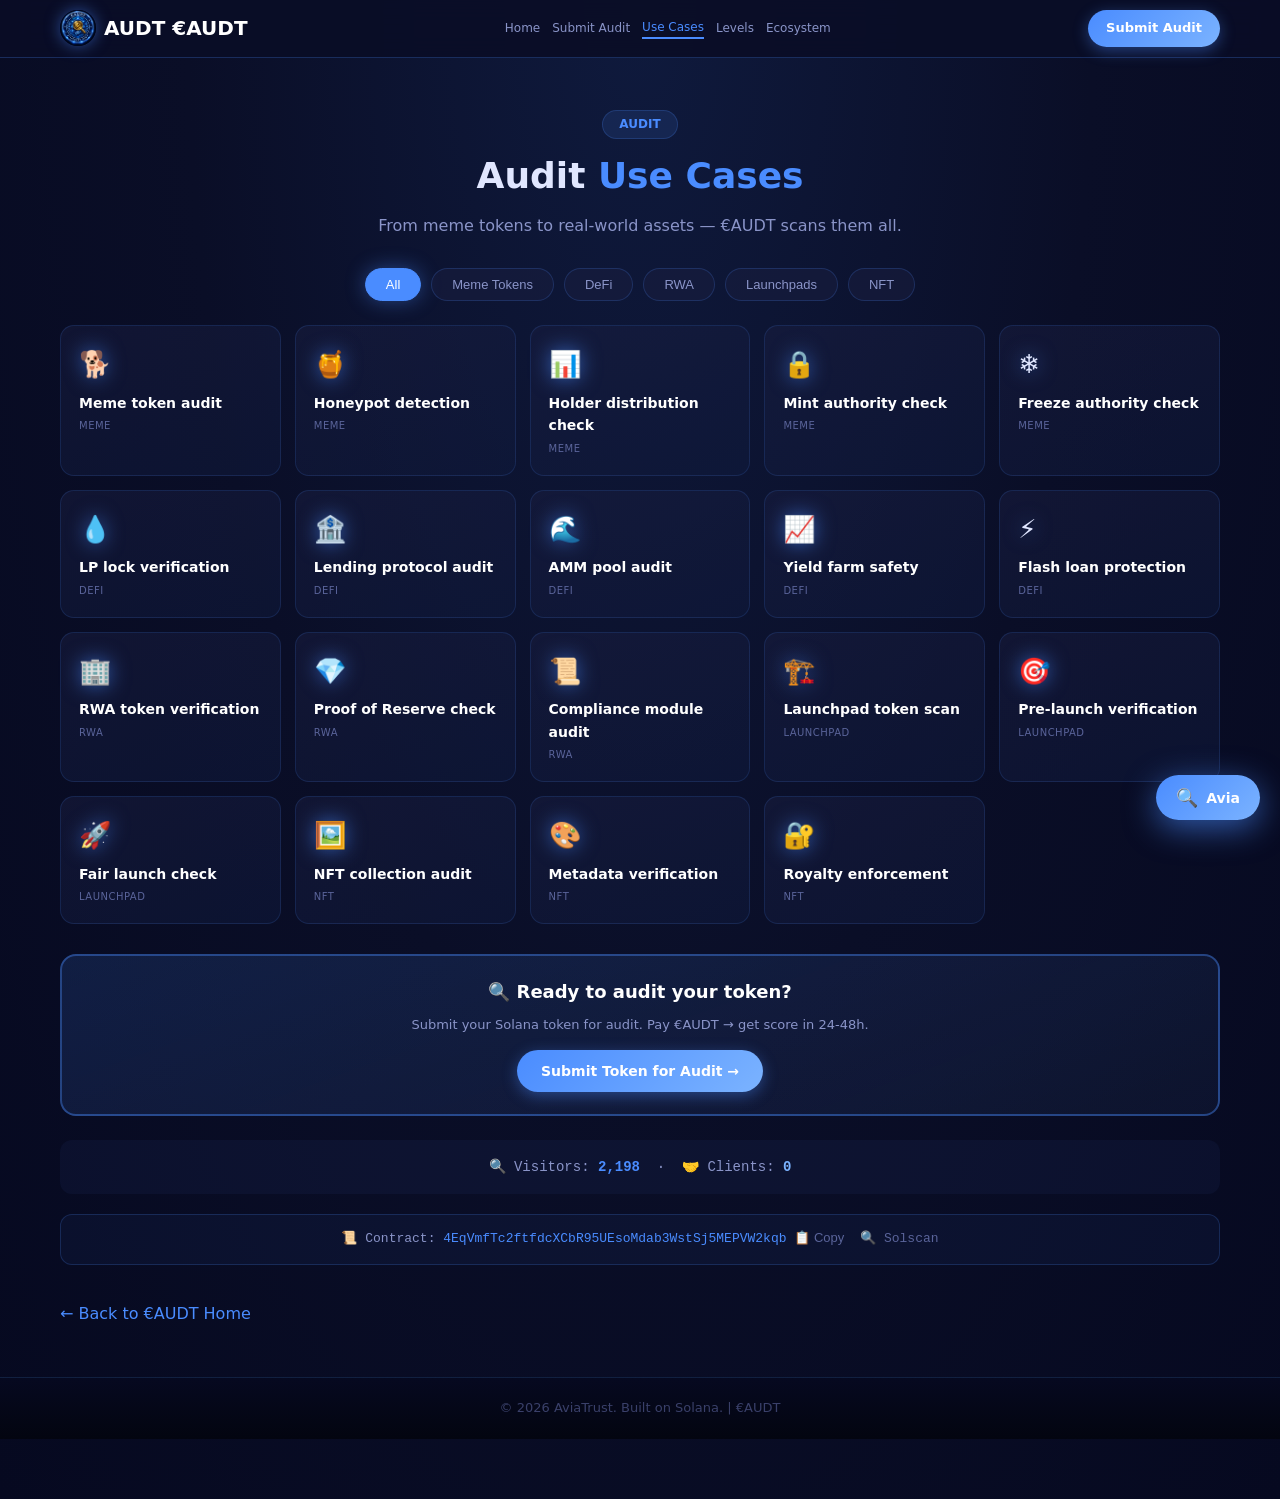
<file: fintech1.html>
<!DOCTYPE html>
<html lang="en">
<head>
<meta charset="UTF-8" />
<meta name="viewport" content="width=device-width, initial-scale=1.0"/>
<title>€AUDT — Audit Use Cases</title>
<link rel="icon" href="audt_logo.png" />
<link rel="stylesheet" href="ai-agent.css" />
<style>
* { margin: 0; padding: 0; box-sizing: border-box; }
body { font-family: 'Segoe UI', system-ui, sans-serif; background: radial-gradient(ellipse at top, #0F1A3D 0%, #0A0E27 50%, #060920 100%); color: #E0E6FF; line-height: 1.6; padding-top: 80px; padding-bottom: 60px; }
.container { max-width: 1200px; margin: 0 auto; padding: 0 20px; }
header { position: fixed; top: 0; left: 0; width: 100%; background: rgba(10,14,39,0.92); backdrop-filter: blur(12px); z-index: 100; border-bottom: 1px solid rgba(74,140,255,0.25); padding: 10px 0; }
.header-inner { display: flex; align-items: center; justify-content: space-between; flex-wrap: wrap; gap: 10px; }
.logo { display: flex; align-items: center; gap: 8px; }
.logo img { height: 36px; width: auto; border-radius: 50%; box-shadow: 0 0 15px rgba(74,140,255,0.5); }
.logo-text { font-size: 20px; font-weight: 700; color: #fff; }
nav { display: flex; gap: 12px; flex-wrap: wrap; align-items: center; }
nav a { color: #8A94C8; text-decoration: none; font-size: 12px; font-weight: 500; transition: 0.3s; }
nav a:hover { color: #4A8CFF; }
nav a.active { color: #4A8CFF; border-bottom: 2px solid #4A8CFF; }
.btn-primary { background: linear-gradient(135deg, #4A8CFF 0%, #7BB3FF 100%); color: #fff; padding: 8px 18px; border-radius: 30px; font-weight: 700; text-decoration: none; font-size: 13px; box-shadow: 0 4px 15px rgba(74,140,255,0.4); }
section { padding: 30px 0; }
.section-header { text-align: center; margin-bottom: 30px; }
.section-tag { display: inline-block; background: rgba(74,140,255,0.12); color: #4A8CFF; padding: 4px 16px; border-radius: 20px; font-size: 12px; font-weight: 600; text-transform: uppercase; border: 1px solid rgba(74,140,255,0.2); }
.section-header h1 { font-size: 36px; font-weight: 700; margin: 8px 0; }
.section-header h1 .highlight { color: #4A8CFF; }
.section-header p { color: #8A94C8; max-width: 600px; margin: 0 auto; }
.categories { display: flex; gap: 10px; flex-wrap: wrap; justify-content: center; margin-bottom: 24px; }
.cat-btn { background: rgba(26,30,65,0.5); border: 1px solid rgba(74,140,255,0.2); color: #8A94C8; padding: 8px 20px; border-radius: 30px; font-size: 13px; cursor: pointer; transition: 0.3s; }
.cat-btn.active, .cat-btn:hover { background: #4A8CFF; color: #fff; border-color: #4A8CFF; box-shadow: 0 0 20px rgba(74,140,255,0.4); }
.fintech-grid { display: grid; grid-template-columns: repeat(auto-fill, minmax(220px, 1fr)); gap: 14px; margin-bottom: 30px; }
.fintech-card { background: linear-gradient(160deg, rgba(26,30,65,0.5), rgba(15,26,61,0.5)); border: 1px solid rgba(74,140,255,0.15); border-radius: 14px; padding: 18px; transition: 0.3s; }
.fintech-card:hover { border-color: #4A8CFF; background: rgba(74,140,255,0.08); transform: translateY(-3px); }
.fintech-card .fc-icon { font-size: 26px; filter: drop-shadow(0 0 10px rgba(74,140,255,0.6)); }
.fintech-card .fc-title { font-size: 14px; font-weight: 600; color: #fff; margin-top: 6px; }
.fintech-card .fc-cat { font-size: 10px; text-transform: uppercase; color: #5A649A; letter-spacing: 0.5px; margin-top: 4px; }
.contract-box { background: rgba(74,140,255,0.05); border: 1px solid rgba(74,140,255,0.2); border-radius: 12px; padding: 14px; margin: 20px 0; text-align: center; font-size: 13px; color: #8A94C8; font-family: 'Courier New', monospace; }
.contract-box .addr { color: #4A8CFF; }
.contract-box .copy-btn { background: transparent; border: none; color: #5A649A; cursor: pointer; font-size: 13px; }
.contract-box .copy-btn:hover { color: #4A8CFF; }
.contract-box .solscan-link { color: #5A649A; text-decoration: none; font-size: 13px; margin-left: 8px; }
.contract-box .solscan-link:hover { color: #fff; }
.counter-box { text-align: center; padding: 16px; background: rgba(74,140,255,0.05); border-radius: 12px; margin: 20px 0; font-size: 14px; color: #8A94C8; font-family: 'Courier New', monospace; }
.counter-box .counter-visitors { color: #4A8CFF; font-weight: 600; }
.counter-box .counter-clients { color: #7BB3FF; font-weight: 600; }
.back-link { display: inline-block; margin-top: 16px; color: #4A8CFF; text-decoration: none; font-weight: 500; }
.audit-cta { background: linear-gradient(160deg, rgba(74,140,255,0.15), rgba(123,179,255,0.05)); border: 2px solid rgba(74,140,255,0.4); border-radius: 16px; padding: 22px; margin: 24px 0; text-align: center; }
.audit-cta h3 { color: #fff; font-size: 18px; margin-bottom: 8px; }
.audit-cta p { color: #8A94C8; font-size: 13px; margin-bottom: 14px; }
.audit-cta a { display: inline-block; background: linear-gradient(135deg, #4A8CFF, #7BB3FF); color: #fff; padding: 10px 24px; border-radius: 30px; font-weight: 700; font-size: 14px; text-decoration: none; box-shadow: 0 4px 15px rgba(74,140,255,0.4); }
footer { background: linear-gradient(180deg, #060920, #030510); padding: 20px 0; text-align: center; border-top: 1px solid rgba(74,140,255,0.2); margin-top: 20px; }
footer p { color: #3A406A; font-size: 13px; }
@media (max-width: 768px) { .section-header h1 { font-size: 26px; } .fintech-grid { grid-template-columns: 1fr 1fr; } }
@media (max-width: 480px) { .fintech-grid { grid-template-columns: 1fr; } }
</style>
</head>
<body>
<header>
  <div class="container header-inner">
    <div class="logo"><img src="audt_logo.png" alt="€AUDT" /><span class="logo-text">AUDT €AUDT</span></div>
    <nav>
      <a href="index.html">Home</a>
      <a href="audit.html">Submit Audit</a>
      <a href="fintech1.html" class="active">Use Cases</a>
      <a href="fintech2.html">Levels</a>
      <a href="ecosystem.html">Ecosystem</a>
    </nav>
    <a href="audit.html" class="btn-primary">Submit Audit</a>
  </div>
</header>

<section>
  <div class="container">
    <div class="section-header">
      <span class="section-tag">Audit</span>
      <h1>Audit <span class="highlight">Use Cases</span></h1>
      <p>From meme tokens to real-world assets — €AUDT scans them all.</p>
    </div>
    <div class="categories">
      <button class="cat-btn active" data-cat="all">All</button>
      <button class="cat-btn" data-cat="meme">Meme Tokens</button>
      <button class="cat-btn" data-cat="defi">DeFi</button>
      <button class="cat-btn" data-cat="rwa">RWA</button>
      <button class="cat-btn" data-cat="launchpad">Launchpads</button>
      <button class="cat-btn" data-cat="nft">NFT</button>
    </div>
    <div class="fintech-grid" id="fintechGrid"></div>

    <div class="audit-cta">
      <h3>🔍 Ready to audit your token?</h3>
      <p>Submit your Solana token for audit. Pay €AUDT → get score in 24-48h.</p>
      <a href="audit.html">Submit Token for Audit →</a>
    </div>

    <div class="counter-box">
      🔍 Visitors: <span class="counter-visitors">2,030</span>
      &nbsp;·&nbsp;
      🤝 Clients: <span class="counter-clients">0</span>
    </div>
    <div class="contract-box">
      📜 Contract: <span class="addr">4EqVmfTc2ftfdcXCbR95UEsoMdab3WstSj5MEPVW2kqb</span>
      <button onclick="navigator.clipboard.writeText('4EqVmfTc2ftfdcXCbR95UEsoMdab3WstSj5MEPVW2kqb')" class="copy-btn">📋 Copy</button>
      <a href="https://solscan.io/token/4EqVmfTc2ftfdcXCbR95UEsoMdab3WstSj5MEPVW2kqb" target="_blank" class="solscan-link">🔍 Solscan</a>
    </div>
    <a href="index.html" class="back-link">← Back to €AUDT Home</a>
  </div>
</section>

<footer><div class="container"><p>© 2026 AviaTrust. Built on Solana. | €AUDT</p></div></footer>

<script>
const ideas = [
  { icon: '🐕', title: 'Meme token audit', cat: 'meme' },
  { icon: '🍯', title: 'Honeypot detection', cat: 'meme' },
  { icon: '📊', title: 'Holder distribution check', cat: 'meme' },
  { icon: '🔒', title: 'Mint authority check', cat: 'meme' },
  { icon: '❄️', title: 'Freeze authority check', cat: 'meme' },
  { icon: '💧', title: 'LP lock verification', cat: 'defi' },
  { icon: '🏦', title: 'Lending protocol audit', cat: 'defi' },
  { icon: '🌊', title: 'AMM pool audit', cat: 'defi' },
  { icon: '📈', title: 'Yield farm safety', cat: 'defi' },
  { icon: '⚡', title: 'Flash loan protection', cat: 'defi' },
  { icon: '🏢', title: 'RWA token verification', cat: 'rwa' },
  { icon: '💎', title: 'Proof of Reserve check', cat: 'rwa' },
  { icon: '📜', title: 'Compliance module audit', cat: 'rwa' },
  { icon: '🏗️', title: 'Launchpad token scan', cat: 'launchpad' },
  { icon: '🎯', title: 'Pre-launch verification', cat: 'launchpad' },
  { icon: '🚀', title: 'Fair launch check', cat: 'launchpad' },
  { icon: '🖼️', title: 'NFT collection audit', cat: 'nft' },
  { icon: '🎨', title: 'Metadata verification', cat: 'nft' },
  { icon: '🔐', title: 'Royalty enforcement', cat: 'nft' }
];

const grid = document.getElementById('fintechGrid');
function render(category) {
  if (!category) category = 'all';
  grid.innerHTML = '';
  const filtered = category === 'all' ? ideas : ideas.filter(i => i.cat === category);
  filtered.forEach(idea => {
    const card = document.createElement('div');
    card.className = 'fintech-card';
    card.innerHTML = '<div class="fc-icon">' + idea.icon + '</div><div class="fc-title">' + idea.title + '</div><div class="fc-cat">' + idea.cat + '</div>';
    grid.appendChild(card);
  });
}
render('all');
document.querySelectorAll('.cat-btn').forEach(btn => {
  btn.addEventListener('click', function() {
    document.querySelectorAll('.cat-btn').forEach(b => b.classList.remove('active'));
    this.classList.add('active');
    render(this.dataset.cat);
  });
});
</script>
<script src="counter.js"></script>
<script src="ai-agent.js"></script>
</body>
</html>
</file>
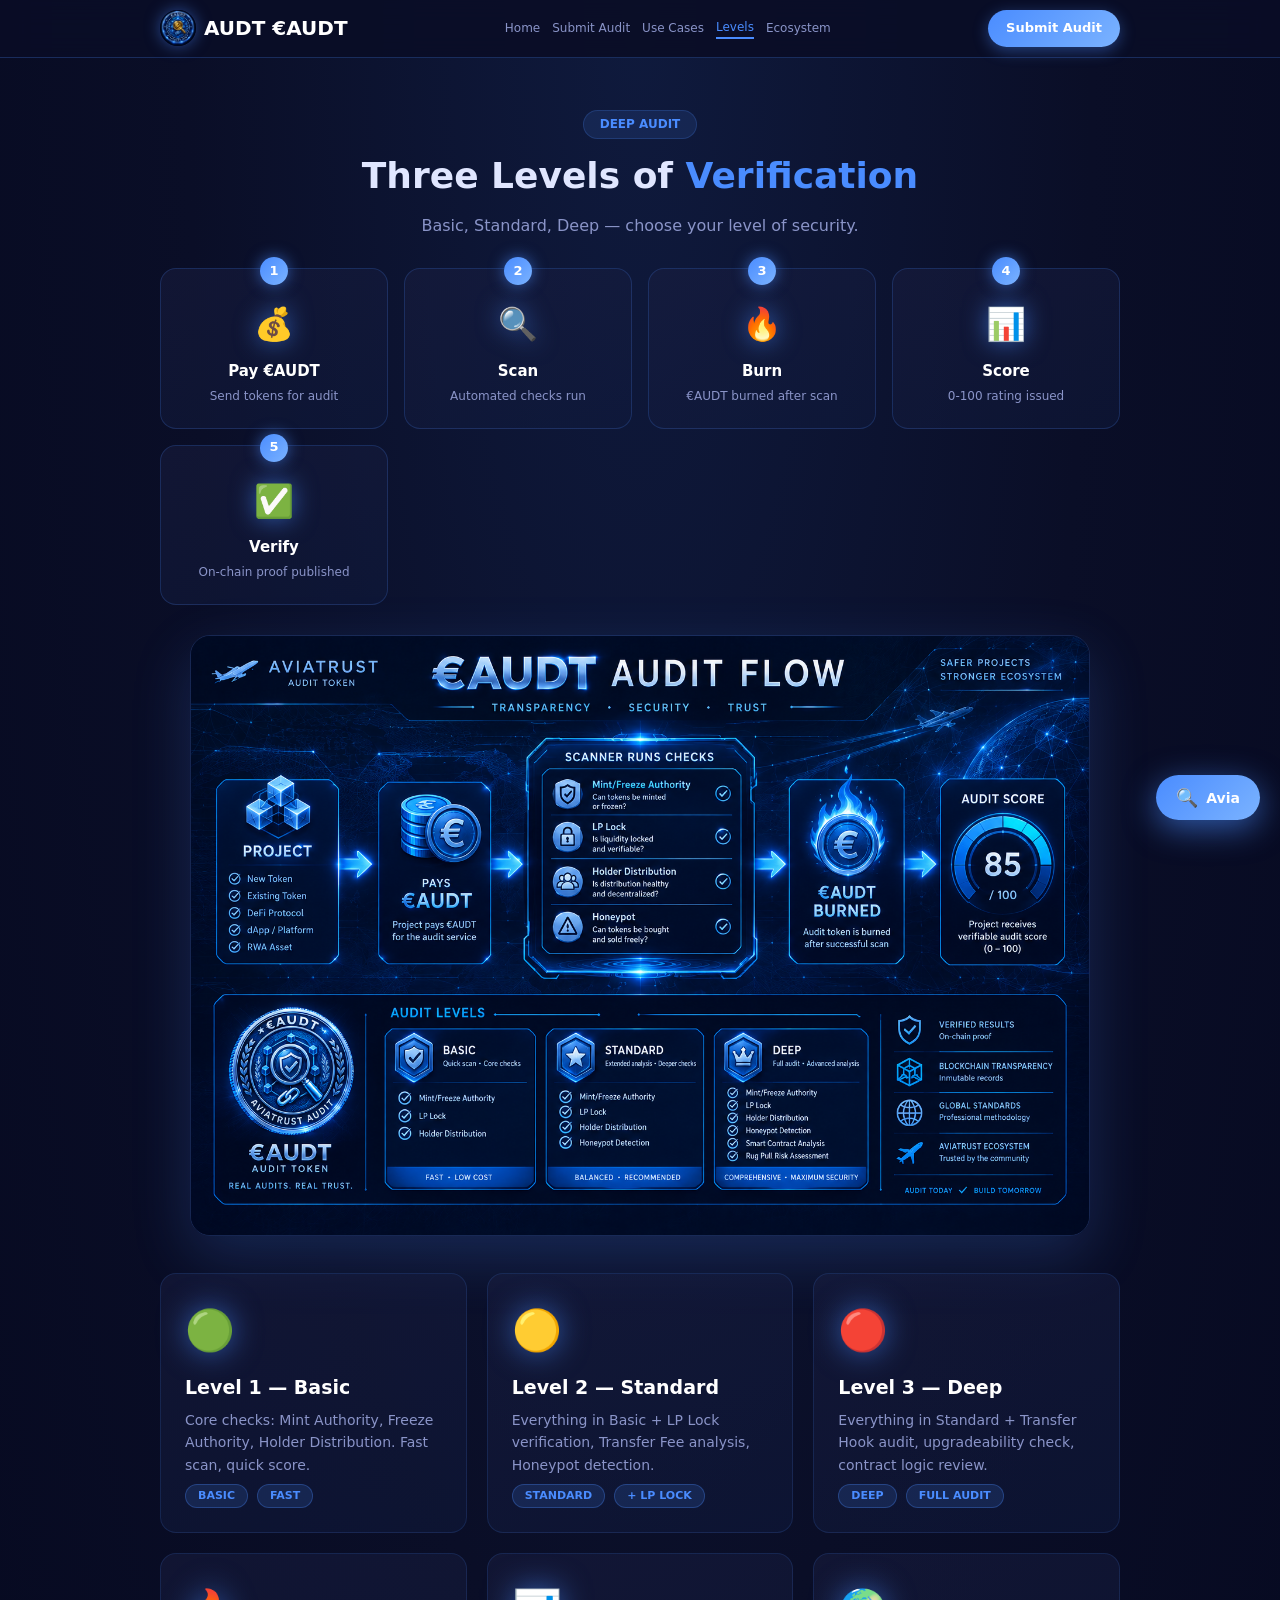
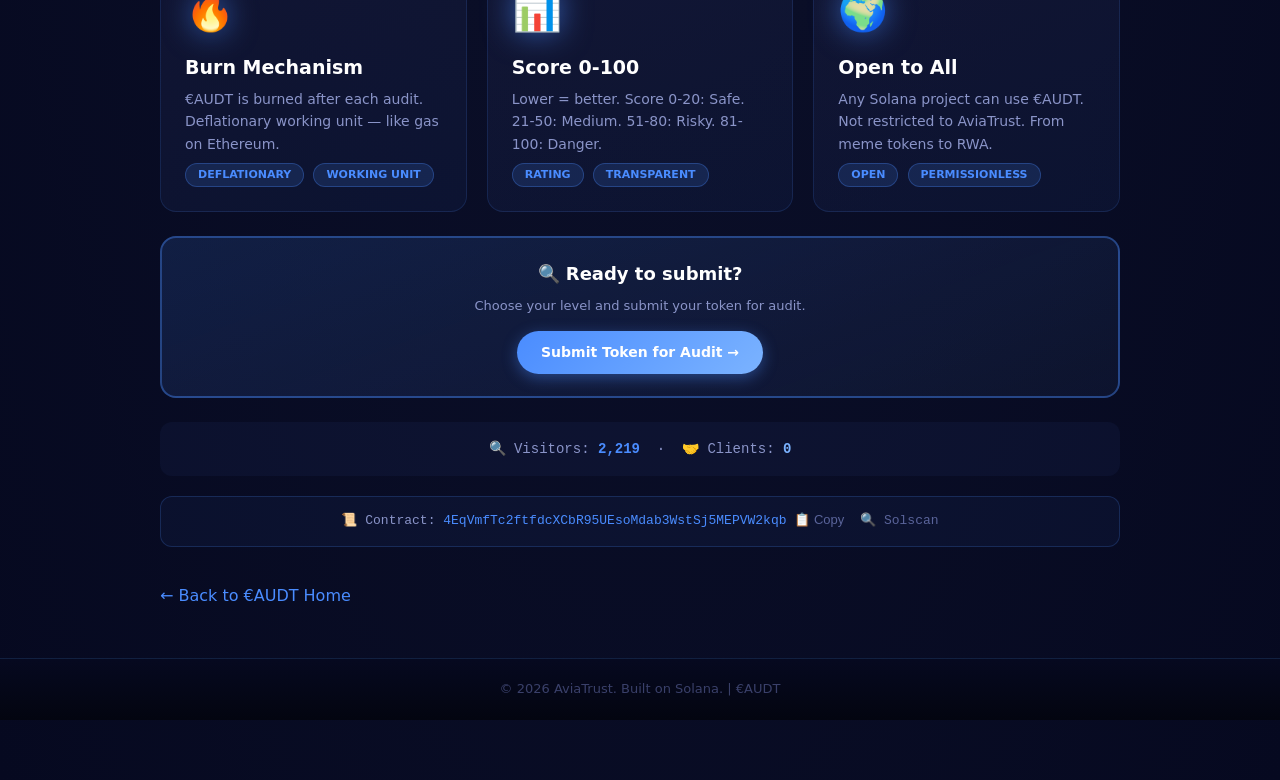
<file: fintech2.html>
<!DOCTYPE html>
<html lang="en">
<head>
<meta charset="UTF-8" />
<meta name="viewport" content="width=device-width, initial-scale=1.0"/>
<title>€AUDT — Audit Levels & Deep Verification</title>
<link rel="icon" href="audt_logo.png" />
<link rel="stylesheet" href="ai-agent.css" />
<style>
* { margin: 0; padding: 0; box-sizing: border-box; }
body { font-family: 'Segoe UI', system-ui, sans-serif; background: radial-gradient(ellipse at top, #0F1A3D 0%, #0A0E27 50%, #060920 100%); color: #E0E6FF; line-height: 1.6; padding-top: 80px; padding-bottom: 60px; }
.container { max-width: 1000px; margin: 0 auto; padding: 0 20px; }
header { position: fixed; top: 0; left: 0; width: 100%; background: rgba(10,14,39,0.92); backdrop-filter: blur(12px); z-index: 100; border-bottom: 1px solid rgba(74,140,255,0.25); padding: 10px 0; }
.header-inner { display: flex; align-items: center; justify-content: space-between; flex-wrap: wrap; gap: 10px; }
.logo { display: flex; align-items: center; gap: 8px; }
.logo img { height: 36px; width: auto; border-radius: 50%; box-shadow: 0 0 15px rgba(74,140,255,0.5); }
.logo-text { font-size: 20px; font-weight: 700; color: #fff; }
nav { display: flex; gap: 12px; flex-wrap: wrap; align-items: center; }
nav a { color: #8A94C8; text-decoration: none; font-size: 12px; font-weight: 500; }
nav a:hover { color: #4A8CFF; }
nav a.active { color: #4A8CFF; border-bottom: 2px solid #4A8CFF; }
.btn-primary { background: linear-gradient(135deg, #4A8CFF 0%, #7BB3FF 100%); color: #fff; padding: 8px 18px; border-radius: 30px; font-weight: 700; text-decoration: none; font-size: 13px; box-shadow: 0 4px 15px rgba(74,140,255,0.4); }
section { padding: 30px 0; }
.section-header { text-align: center; margin-bottom: 30px; }
.section-tag { display: inline-block; background: rgba(74,140,255,0.12); color: #4A8CFF; padding: 4px 16px; border-radius: 20px; font-size: 12px; font-weight: 600; text-transform: uppercase; border: 1px solid rgba(74,140,255,0.2); }
.section-header h1 { font-size: 36px; font-weight: 700; margin: 8px 0; }
.section-header h1 .highlight { color: #4A8CFF; }
.section-header p { color: #8A94C8; max-width: 600px; margin: 0 auto; }
.flow-steps { display: grid; grid-template-columns: repeat(auto-fit, minmax(180px, 1fr)); gap: 16px; margin: 30px 0; }
.flow-step { background: linear-gradient(160deg, rgba(26,30,65,0.5), rgba(15,26,61,0.5)); border: 1px solid rgba(74,140,255,0.2); border-radius: 16px; padding: 22px; text-align: center; position: relative; }
.flow-step .step-num { position: absolute; top: -12px; left: 50%; transform: translateX(-50%); background: linear-gradient(135deg, #4A8CFF, #7BB3FF); color: #fff; width: 28px; height: 28px; border-radius: 50%; display: flex; align-items: center; justify-content: center; font-weight: 700; font-size: 13px; box-shadow: 0 0 15px rgba(74,140,255,0.6); }
.flow-step .step-icon { font-size: 32px; margin: 8px 0; filter: drop-shadow(0 0 12px rgba(74,140,255,0.6)); }
.flow-step h4 { color: #fff; font-size: 15px; margin-bottom: 4px; }
.flow-step p { color: #8A94C8; font-size: 12px; }
.rwa-grid { display: grid; grid-template-columns: repeat(auto-fit, minmax(260px, 1fr)); gap: 20px; margin-bottom: 24px; }
.rwa-card { background: linear-gradient(160deg, rgba(26,30,65,0.5), rgba(15,26,61,0.5)); border: 1px solid rgba(74,140,255,0.15); border-radius: 16px; padding: 24px; transition: 0.3s; }
.rwa-card:hover { border-color: #4A8CFF; transform: translateY(-4px); box-shadow: 0 20px 40px rgba(74,140,255,0.2); }
.rwa-card .rwa-icon { font-size: 40px; margin-bottom: 10px; filter: drop-shadow(0 0 15px rgba(74,140,255,0.6)); }
.rwa-card h3 { color: #fff; font-size: 19px; margin-bottom: 6px; }
.rwa-card p { color: #8A94C8; font-size: 14px; }
.feature-badge { display: inline-block; background: rgba(74,140,255,0.15); color: #4A8CFF; padding: 2px 12px; border-radius: 20px; font-size: 11px; font-weight: 600; text-transform: uppercase; margin-top: 8px; margin-right: 4px; border: 1px solid rgba(74,140,255,0.3); }
.image-block { max-width: 900px; margin: 30px auto; text-align: center; }
.image-block img { max-width: 100%; border-radius: 20px; border: 1px solid rgba(74,140,255,0.2); box-shadow: 0 20px 60px rgba(74,140,255,0.2); }
.contract-box { background: rgba(74,140,255,0.05); border: 1px solid rgba(74,140,255,0.2); border-radius: 12px; padding: 14px; margin: 20px 0; text-align: center; font-size: 13px; color: #8A94C8; font-family: 'Courier New', monospace; }
.contract-box .addr { color: #4A8CFF; }
.contract-box .copy-btn { background: transparent; border: none; color: #5A649A; cursor: pointer; font-size: 13px; }
.contract-box .copy-btn:hover { color: #4A8CFF; }
.contract-box .solscan-link { color: #5A649A; text-decoration: none; font-size: 13px; margin-left: 8px; }
.contract-box .solscan-link:hover { color: #fff; }
.counter-box { text-align: center; padding: 16px; background: rgba(74,140,255,0.05); border-radius: 12px; margin: 20px 0; font-size: 14px; color: #8A94C8; font-family: 'Courier New', monospace; }
.counter-box .counter-visitors { color: #4A8CFF; font-weight: 600; }
.counter-box .counter-clients { color: #7BB3FF; font-weight: 600; }
.back-link { display: inline-block; margin-top: 16px; color: #4A8CFF; text-decoration: none; font-weight: 500; }
.audit-cta { background: linear-gradient(160deg, rgba(74,140,255,0.15), rgba(123,179,255,0.05)); border: 2px solid rgba(74,140,255,0.4); border-radius: 16px; padding: 22px; margin: 24px 0; text-align: center; }
.audit-cta h3 { color: #fff; font-size: 18px; margin-bottom: 8px; }
.audit-cta p { color: #8A94C8; font-size: 13px; margin-bottom: 14px; }
.audit-cta a { display: inline-block; background: linear-gradient(135deg, #4A8CFF, #7BB3FF); color: #fff; padding: 10px 24px; border-radius: 30px; font-weight: 700; font-size: 14px; text-decoration: none; box-shadow: 0 4px 15px rgba(74,140,255,0.4); }
footer { background: linear-gradient(180deg, #060920, #030510); padding: 20px 0; text-align: center; border-top: 1px solid rgba(74,140,255,0.2); margin-top: 20px; }
footer p { color: #3A406A; font-size: 13px; }
@media (max-width: 768px) { .section-header h1 { font-size: 26px; } }
</style>
</head>
<body>
<header>
  <div class="container header-inner">
    <div class="logo"><img src="audt_logo.png" alt="€AUDT" /><span class="logo-text">AUDT €AUDT</span></div>
    <nav>
      <a href="index.html">Home</a>
      <a href="audit.html">Submit Audit</a>
      <a href="fintech1.html">Use Cases</a>
      <a href="fintech2.html" class="active">Levels</a>
      <a href="ecosystem.html">Ecosystem</a>
    </nav>
    <a href="audit.html" class="btn-primary">Submit Audit</a>
  </div>
</header>

<section>
  <div class="container">
    <div class="section-header">
      <span class="section-tag">Deep Audit</span>
      <h1>Three Levels of <span class="highlight">Verification</span></h1>
      <p>Basic, Standard, Deep — choose your level of security.</p>
    </div>

    <div class="flow-steps">
      <div class="flow-step"><div class="step-num">1</div><div class="step-icon">💰</div><h4>Pay €AUDT</h4><p>Send tokens for audit</p></div>
      <div class="flow-step"><div class="step-num">2</div><div class="step-icon">🔍</div><h4>Scan</h4><p>Automated checks run</p></div>
      <div class="flow-step"><div class="step-num">3</div><div class="step-icon">🔥</div><h4>Burn</h4><p>€AUDT burned after scan</p></div>
      <div class="flow-step"><div class="step-num">4</div><div class="step-icon">📊</div><h4>Score</h4><p>0-100 rating issued</p></div>
      <div class="flow-step"><div class="step-num">5</div><div class="step-icon">✅</div><h4>Verify</h4><p>On-chain proof published</p></div>
    </div>

    <div class="image-block">
      <img src="audt_fintech_diagram.png" alt="€AUDT Deep Audit Flow" />
    </div>

    <div class="rwa-grid">
      <div class="rwa-card">
        <div class="rwa-icon">🟢</div>
        <h3>Level 1 — Basic</h3>
        <p>Core checks: Mint Authority, Freeze Authority, Holder Distribution. Fast scan, quick score.</p>
        <span class="feature-badge">Basic</span>
        <span class="feature-badge">Fast</span>
      </div>
      <div class="rwa-card">
        <div class="rwa-icon">🟡</div>
        <h3>Level 2 — Standard</h3>
        <p>Everything in Basic + LP Lock verification, Transfer Fee analysis, Honeypot detection.</p>
        <span class="feature-badge">Standard</span>
        <span class="feature-badge">+ LP Lock</span>
      </div>
      <div class="rwa-card">
        <div class="rwa-icon">🔴</div>
        <h3>Level 3 — Deep</h3>
        <p>Everything in Standard + Transfer Hook audit, upgradeability check, contract logic review.</p>
        <span class="feature-badge">Deep</span>
        <span class="feature-badge">Full Audit</span>
      </div>
      <div class="rwa-card">
        <div class="rwa-icon">🔥</div>
        <h3>Burn Mechanism</h3>
        <p>€AUDT is burned after each audit. Deflationary working unit — like gas on Ethereum.</p>
        <span class="feature-badge">Deflationary</span>
        <span class="feature-badge">Working Unit</span>
      </div>
      <div class="rwa-card">
        <div class="rwa-icon">📊</div>
        <h3>Score 0-100</h3>
        <p>Lower = better. Score 0-20: Safe. 21-50: Medium. 51-80: Risky. 81-100: Danger.</p>
        <span class="feature-badge">Rating</span>
        <span class="feature-badge">Transparent</span>
      </div>
      <div class="rwa-card">
        <div class="rwa-icon">🌍</div>
        <h3>Open to All</h3>
        <p>Any Solana project can use €AUDT. Not restricted to AviaTrust. From meme tokens to RWA.</p>
        <span class="feature-badge">Open</span>
        <span class="feature-badge">Permissionless</span>
      </div>
    </div>

    <div class="audit-cta">
      <h3>🔍 Ready to submit?</h3>
      <p>Choose your level and submit your token for audit.</p>
      <a href="audit.html">Submit Token for Audit →</a>
    </div>

    <div class="counter-box">
      🔍 Visitors: <span class="counter-visitors">2,030</span>
      &nbsp;·&nbsp;
      🤝 Clients: <span class="counter-clients">0</span>
    </div>

    <div class="contract-box">
      📜 Contract: <span class="addr">4EqVmfTc2ftfdcXCbR95UEsoMdab3WstSj5MEPVW2kqb</span>
      <button onclick="navigator.clipboard.writeText('4EqVmfTc2ftfdcXCbR95UEsoMdab3WstSj5MEPVW2kqb')" class="copy-btn">📋 Copy</button>
      <a href="https://solscan.io/token/4EqVmfTc2ftfdcXCbR95UEsoMdab3WstSj5MEPVW2kqb" target="_blank" class="solscan-link">🔍 Solscan</a>
    </div>

    <a href="index.html" class="back-link">← Back to €AUDT Home</a>
  </div>
</section>

<footer><div class="container"><p>© 2026 AviaTrust. Built on Solana. | €AUDT</p></div></footer>

<script src="counter.js"></script>
<script src="ai-agent.js"></script>
</body>
</html>
</file>
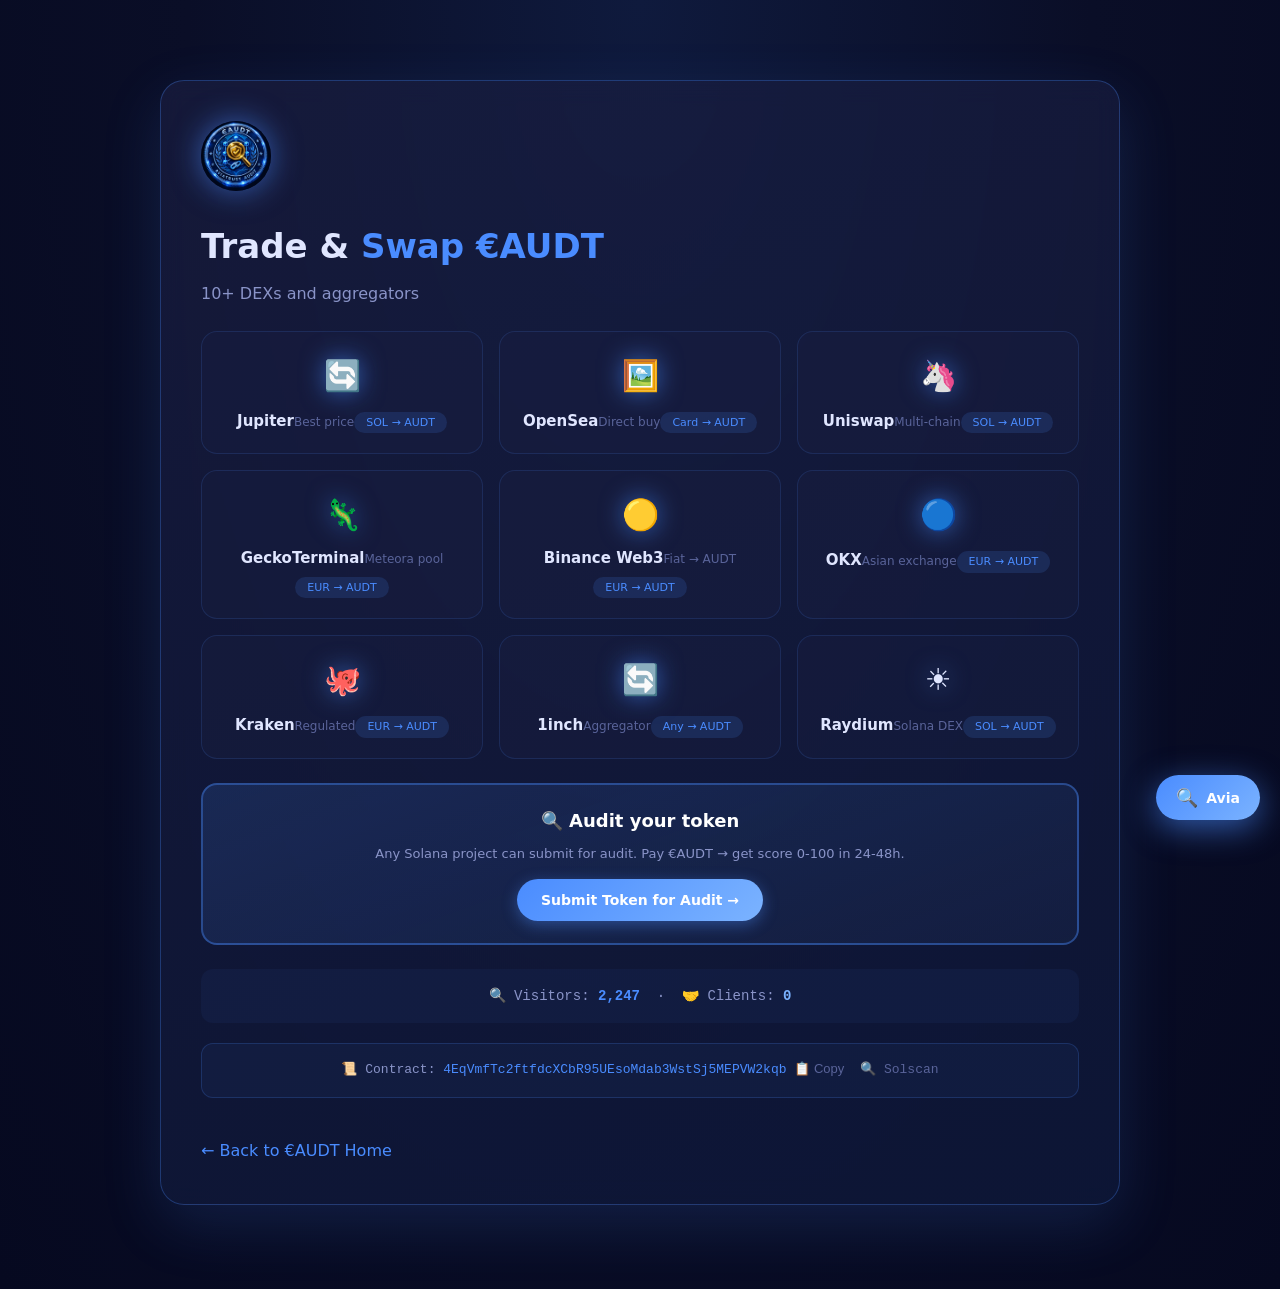
<file: trade.html>
<!DOCTYPE html>
<html lang="en">
<head>
<meta charset="UTF-8" />
<meta name="viewport" content="width=device-width, initial-scale=1.0"/>
<title>Trade & Swap €AUDT — 10+ DEXs</title>
<link rel="icon" href="audt_logo.png" />
<link rel="stylesheet" href="ai-agent.css" />
<style>
* { margin: 0; padding: 0; box-sizing: border-box; }
body { font-family: 'Segoe UI', system-ui, sans-serif; background: radial-gradient(ellipse at top, #0F1A3D 0%, #0A0E27 50%, #060920 100%); color: #E0E6FF; line-height: 1.6; padding-top: 80px; padding-bottom: 60px; }
.container { max-width: 1000px; margin: 0 auto; padding: 0 20px; }
.glass-card { background: linear-gradient(160deg, rgba(26,30,65,0.7), rgba(15,26,61,0.7)); backdrop-filter: blur(12px); border: 1px solid rgba(74,140,255,0.3); border-radius: 24px; padding: 40px; margin-bottom: 24px; box-shadow: 0 20px 60px rgba(74,140,255,0.15); }
.glass-card h1 { font-size: 34px; margin-bottom: 8px; }
.glass-card h1 .highlight { color: #4A8CFF; }
.glass-card .sub { color: #8A94C8; margin-bottom: 24px; }
.swap-grid { display: grid; grid-template-columns: repeat(3, 1fr); gap: 16px; }
.swap-card { background: rgba(26,30,65,0.4); border: 1px solid rgba(74,140,255,0.15); border-radius: 16px; padding: 20px 12px; text-align: center; transition: 0.3s; text-decoration: none; color: #E0E6FF; }
.swap-card:hover { border-color: #4A8CFF; transform: translateY(-4px); box-shadow: 0 15px 30px rgba(74,140,255,0.2); }
.swap-card .icon { font-size: 30px; display: block; margin-bottom: 6px; filter: drop-shadow(0 0 12px rgba(74,140,255,0.6)); }
.swap-card .name { font-weight: 600; font-size: 15px; }
.swap-card .desc { font-size: 12px; color: #5A649A; }
.pair-badge { display: inline-block; background: rgba(74,140,255,0.15); color: #4A8CFF; padding: 2px 12px; border-radius: 12px; font-size: 11px; margin-top: 6px; }
.contract-box { background: rgba(74,140,255,0.05); border: 1px solid rgba(74,140,255,0.2); border-radius: 12px; padding: 16px; margin: 20px 0; text-align: center; font-size: 13px; color: #8A94C8; font-family: 'Courier New', monospace; }
.contract-box .addr { color: #4A8CFF; }
.contract-box .copy-btn { background: transparent; border: none; color: #5A649A; cursor: pointer; font-size: 13px; }
.contract-box .copy-btn:hover { color: #4A8CFF; }
.contract-box .solscan-link { color: #5A649A; text-decoration: none; font-size: 13px; margin-left: 8px; }
.contract-box .solscan-link:hover { color: #fff; }
.audit-cta { background: linear-gradient(160deg, rgba(74,140,255,0.15), rgba(123,179,255,0.05)); border: 2px solid rgba(74,140,255,0.4); border-radius: 16px; padding: 22px; margin: 24px 0; text-align: center; }
.audit-cta h3 { color: #fff; font-size: 18px; margin-bottom: 8px; }
.audit-cta p { color: #8A94C8; font-size: 13px; margin-bottom: 14px; }
.audit-cta a { display: inline-block; background: linear-gradient(135deg, #4A8CFF, #7BB3FF); color: #fff; padding: 10px 24px; border-radius: 30px; font-weight: 700; font-size: 14px; text-decoration: none; box-shadow: 0 4px 15px rgba(74,140,255,0.4); }
.back-link { display: inline-block; margin-top: 20px; color: #4A8CFF; text-decoration: none; font-weight: 500; }
.logo-img { height: 70px; width: auto; margin-bottom: 20px; border-radius: 50%; box-shadow: 0 0 30px rgba(74,140,255,0.6); }
.counter-box { text-align: center; padding: 16px; background: rgba(74,140,255,0.05); border-radius: 12px; margin: 20px 0; font-size: 14px; color: #8A94C8; font-family: 'Courier New', monospace; }
.counter-box .counter-visitors { color: #4A8CFF; font-weight: 600; }
.counter-box .counter-clients { color: #7BB3FF; font-weight: 600; }
@media (max-width: 800px) { .swap-grid { grid-template-columns: 1fr 1fr; } }
@media (max-width: 450px) { .swap-grid { grid-template-columns: 1fr; } }
</style>
</head>
<body>
<div class="container">
<div class="glass-card">
<img src="audt_logo.png" alt="€AUDT" class="logo-img" />
<h1>Trade & <span class="highlight">Swap €AUDT</span></h1>
<p class="sub">10+ DEXs and aggregators</p>

<div class="swap-grid">
  <a href="https://jup.ag/tokens/4EqVmfTc2ftfdcXCbR95UEsoMdab3WstSj5MEPVW2kqb" target="_blank" class="swap-card"><span class="icon">🔄</span><span class="name">Jupiter</span><span class="desc">Best price</span><span class="pair-badge">SOL → AUDT</span></a>
  <a href="https://opensea.io/token/solana/4EqVmfTc2ftfdcXCbR95UEsoMdab3WstSj5MEPVW2kqb" target="_blank" class="swap-card"><span class="icon">🖼️</span><span class="name">OpenSea</span><span class="desc">Direct buy</span><span class="pair-badge">Card → AUDT</span></a>
  <a href="https://app.uniswap.org/explore/tokens/solana/4EqVmfTc2ftfdcXCbR95UEsoMdab3WstSj5MEPVW2kqb" target="_blank" class="swap-card"><span class="icon">🦄</span><span class="name">Uniswap</span><span class="desc">Multi-chain</span><span class="pair-badge">SOL → AUDT</span></a>
  <a href="https://www.geckoterminal.com/solana/pools/4N31HndZpyMwayCj7G4As8NUfiPGi1WAmdBVCXRXp2Cu" target="_blank" class="swap-card"><span class="icon">🦎</span><span class="name">GeckoTerminal</span><span class="desc">Meteora pool</span><span class="pair-badge">EUR → AUDT</span></a>
  <a href="https://app.binance.com/uni-qr/web3-token-details?tokenCA=4EqVmfTc2ftfdcXCbR95UEsoMdab3WstSj5MEPVW2kqb" target="_blank" class="swap-card"><span class="icon">🟡</span><span class="name">Binance Web3</span><span class="desc">Fiat → AUDT</span><span class="pair-badge">EUR → AUDT</span></a>
  <a href="https://www.okx.com/" target="_blank" class="swap-card"><span class="icon">🔵</span><span class="name">OKX</span><span class="desc">Asian exchange</span><span class="pair-badge">EUR → AUDT</span></a>
  <a href="https://www.kraken.com/" target="_blank" class="swap-card"><span class="icon">🐙</span><span class="name">Kraken</span><span class="desc">Regulated</span><span class="pair-badge">EUR → AUDT</span></a>
  <a href="https://1inch.io/" target="_blank" class="swap-card"><span class="icon">🔄</span><span class="name">1inch</span><span class="desc">Aggregator</span><span class="pair-badge">Any → AUDT</span></a>
  <a href="https://app.raydium.io/swap/?outputMint=4EqVmfTc2ftfdcXCbR95UEsoMdab3WstSj5MEPVW2kqb" target="_blank" class="swap-card"><span class="icon">☀️</span><span class="name">Raydium</span><span class="desc">Solana DEX</span><span class="pair-badge">SOL → AUDT</span></a>
</div>

<div class="audit-cta">
  <h3>🔍 Audit your token</h3>
  <p>Any Solana project can submit for audit. Pay €AUDT → get score 0-100 in 24-48h.</p>
  <a href="audit.html">Submit Token for Audit →</a>
</div>

<div class="counter-box">
  🔍 Visitors: <span class="counter-visitors">2,030</span>
  &nbsp;·&nbsp;
  🤝 Clients: <span class="counter-clients">0</span>
</div>

<div class="contract-box">
  📜 Contract: <span class="addr">4EqVmfTc2ftfdcXCbR95UEsoMdab3WstSj5MEPVW2kqb</span>
  <button onclick="navigator.clipboard.writeText('4EqVmfTc2ftfdcXCbR95UEsoMdab3WstSj5MEPVW2kqb')" class="copy-btn">📋 Copy</button>
  <a href="https://solscan.io/token/4EqVmfTc2ftfdcXCbR95UEsoMdab3WstSj5MEPVW2kqb" target="_blank" class="solscan-link">🔍 Solscan</a>
</div>

<a href="index.html" class="back-link">← Back to €AUDT Home</a>
</div>
</div>
<script src="counter.js"></script>
<script src="ai-agent.js"></script>
</body>
</html>
</file>
<file: ai-agent.css>
/* Avia — AI Agent styles for €AUDT */
.avia-btn {
  position: fixed; right: 20px; bottom: 80px; z-index: 9998;
  background: linear-gradient(135deg, #4A8CFF 0%, #7BB3FF 100%);
  color: #fff; border: none; border-radius: 50px;
  padding: 12px 20px; font-weight: 700; font-size: 14px; cursor: pointer;
  display: flex; align-items: center; gap: 8px;
  box-shadow: 0 8px 32px rgba(74,140,255,0.6); transition: 0.3s;
  font-family: 'Segoe UI', system-ui, sans-serif;
}
.avia-btn:hover { transform: translateY(-3px); box-shadow: 0 12px 40px rgba(74,140,255,0.9); }
.avia-btn-hidden { opacity: 0; pointer-events: none; transform: scale(0.8); }
.avia-btn-icon { font-size: 18px; }

.avia-window {
  position: fixed; right: 20px; bottom: 80px;
  width: 400px; max-width: calc(100vw - 40px);
  height: 600px; max-height: calc(100vh - 120px);
  background: linear-gradient(160deg, #0A0E27 0%, #0F1A3D 100%);
  border: 1px solid rgba(74,140,255,0.4); border-radius: 20px;
  z-index: 9999; display: flex; flex-direction: column; overflow: hidden;
  opacity: 0; transform: translateY(20px) scale(0.95); pointer-events: none;
  transition: 0.3s; box-shadow: 0 20px 60px rgba(0,0,0,0.8), 0 0 40px rgba(74,140,255,0.3);
  font-family: 'Segoe UI', system-ui, sans-serif;
}
.avia-window.avia-open { opacity: 1; transform: translateY(0) scale(1); pointer-events: auto; }

.avia-header {
  display: flex; align-items: center; justify-content: space-between;
  padding: 14px 16px; background: rgba(15,26,61,0.8); border-bottom: 1px solid rgba(74,140,255,0.3);
}
.avia-header-left { display: flex; align-items: center; gap: 10px; }
.avia-avatar { width: 36px; height: 36px; border-radius: 50%; border: 2px solid #4A8CFF; object-fit: cover; }
.avia-name { font-size: 15px; font-weight: 700; color: #fff; }
.avia-status { font-size: 11px; color: #8A94C8; }
.avia-close { background: transparent; border: none; color: #8A94C8; font-size: 26px; cursor: pointer; line-height: 1; padding: 0 6px; }
.avia-close:hover { color: #4A8CFF; }

.avia-messages { flex: 1; overflow-y: auto; padding: 16px; display: flex; flex-direction: column; gap: 10px; }
.avia-messages::-webkit-scrollbar { width: 6px; }
.avia-messages::-webkit-scrollbar-thumb { background: rgba(74,140,255,0.3); border-radius: 3px; }

.avia-msg { display: flex; max-width: 92%; }
.avia-msg-user { align-self: flex-end; justify-content: flex-end; }
.avia-msg-agent { align-self: flex-start; }

.avia-bubble { padding: 10px 14px; border-radius: 14px; font-size: 13px; line-height: 1.55; word-wrap: break-word; }
.avia-msg-user .avia-bubble { background: linear-gradient(135deg, #4A8CFF 0%, #7BB3FF 100%); color: #fff; border-bottom-right-radius: 4px; font-weight: 500; }
.avia-msg-agent .avia-bubble { background: rgba(15,26,61,0.9); color: #E0E6FF; border: 1px solid rgba(74,140,255,0.2); border-bottom-left-radius: 4px; }
.avia-msg-agent .avia-bubble strong { color: #4A8CFF; }
.avia-msg-agent .avia-bubble code { background: rgba(74,140,255,0.1); color: #7BB3FF; padding: 1px 6px; border-radius: 4px; font-family: 'Courier New', monospace; font-size: 11px; word-break: break-all; }
.avia-msg-agent .avia-bubble a { color: #7BB3FF; text-decoration: none; word-break: break-all; }
.avia-msg-agent .avia-bubble a:hover { text-decoration: underline; }

.avia-suggestions { display: flex; flex-wrap: wrap; gap: 6px; padding: 10px 16px; border-top: 1px solid rgba(74,140,255,0.2); max-height: 160px; overflow-y: auto; }
.avia-suggestion { background: rgba(74,140,255,0.08); border: 1px solid rgba(74,140,255,0.25); color: #4A8CFF; padding: 6px 10px; border-radius: 20px; font-size: 11px; cursor: pointer; transition: 0.2s; font-family: 'Segoe UI', system-ui, sans-serif; white-space: nowrap; }
.avia-suggestion:hover { background: rgba(74,140,255,0.2); border-color: #4A8CFF; }

.avia-external { display: flex; gap: 6px; padding: 10px 16px; border-top: 1px solid rgba(74,140,255,0.2); background: rgba(6,9,32,0.6); }
.avia-external a { flex: 1; text-align: center; padding: 8px 6px; border-radius: 10px; background: rgba(74,140,255,0.08); border: 1px solid rgba(74,140,255,0.2); color: #4A8CFF; text-decoration: none; font-size: 11px; font-weight: 600; transition: 0.2s; }
.avia-external a:hover { background: rgba(74,140,255,0.2); border-color: #4A8CFF; }

.avia-footer { text-align: center; padding: 8px 12px; font-size: 10px; color: #3A406A; background: rgba(6,9,32,0.8); border-top: 1px solid rgba(74,140,255,0.2); }

@media (max-width: 480px) {
  .avia-window { right: 10px; bottom: 10px; width: calc(100vw - 20px); height: calc(100vh - 20px); max-height: calc(100vh - 20px); border-radius: 16px; }
  .avia-btn { right: 12px; bottom: 72px; padding: 10px 16px; font-size: 13px; }
  .avia-btn-label { display: none; }
}
</file>
